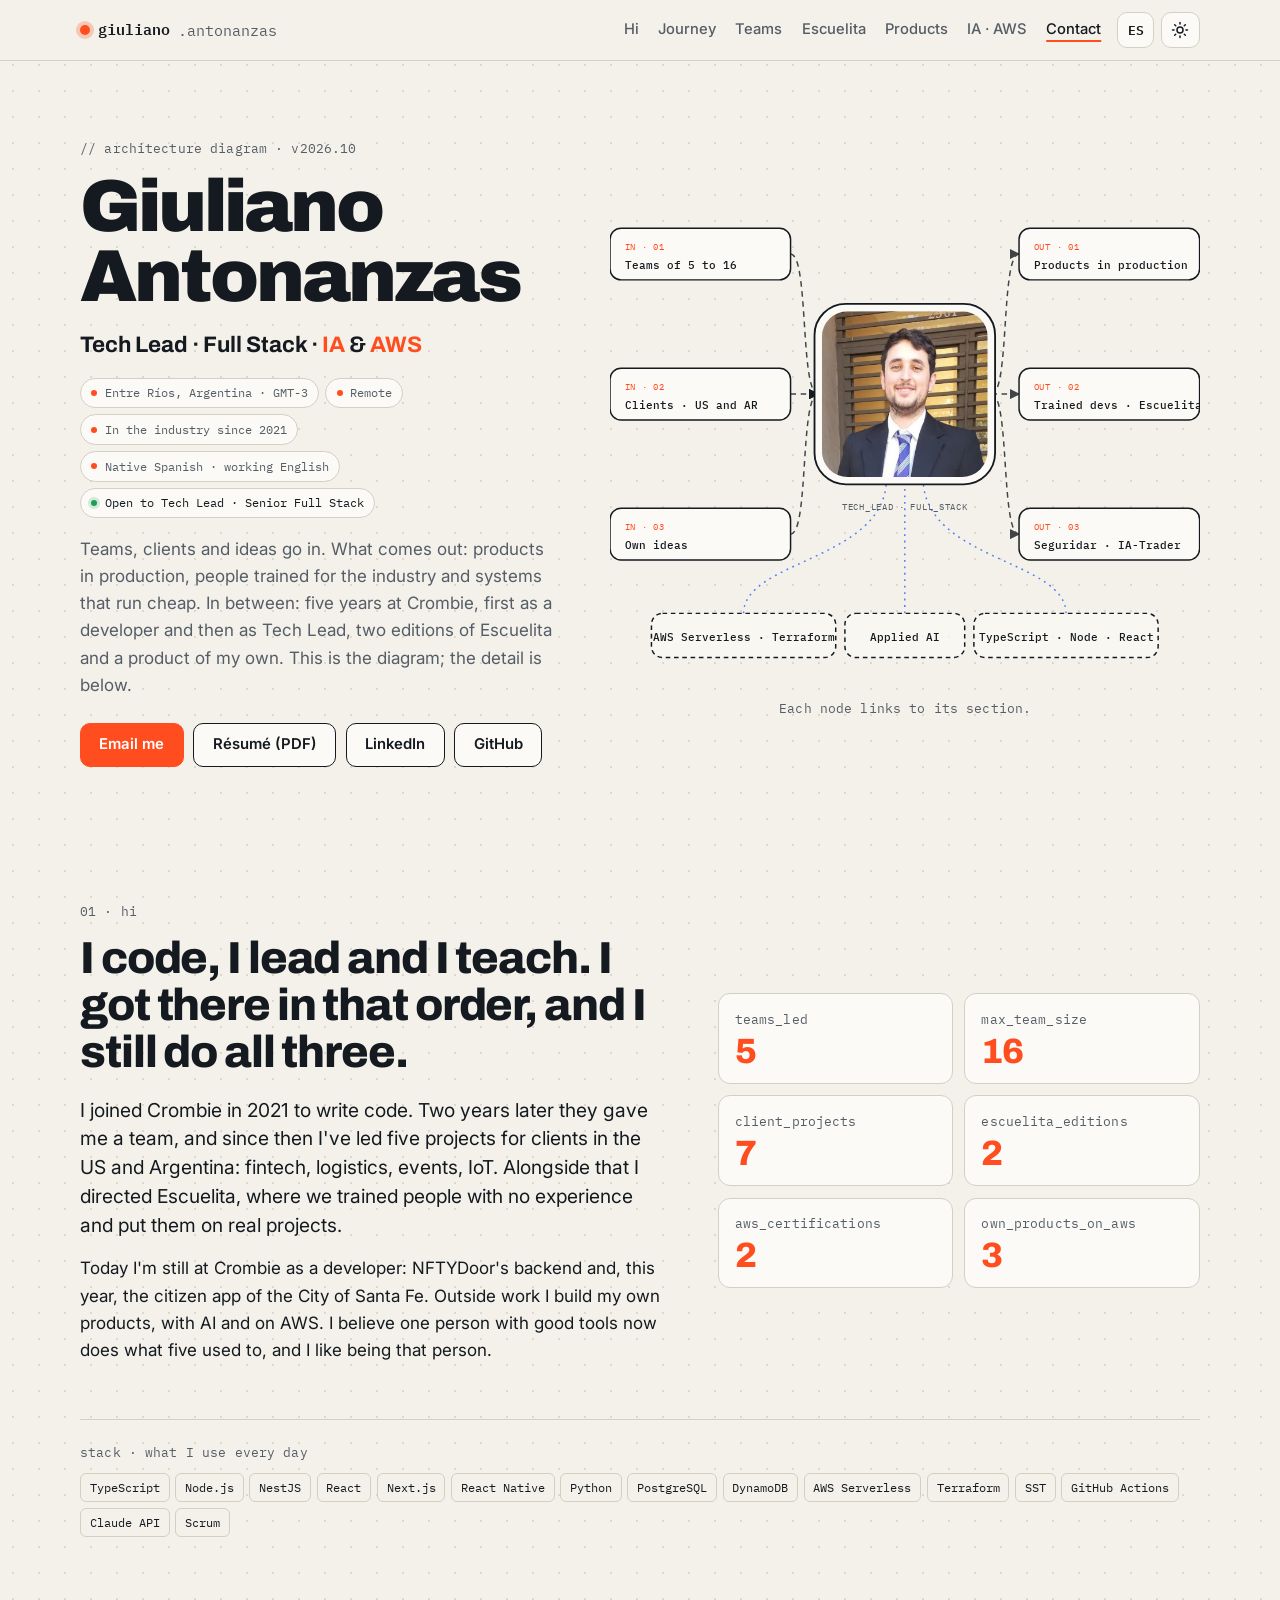
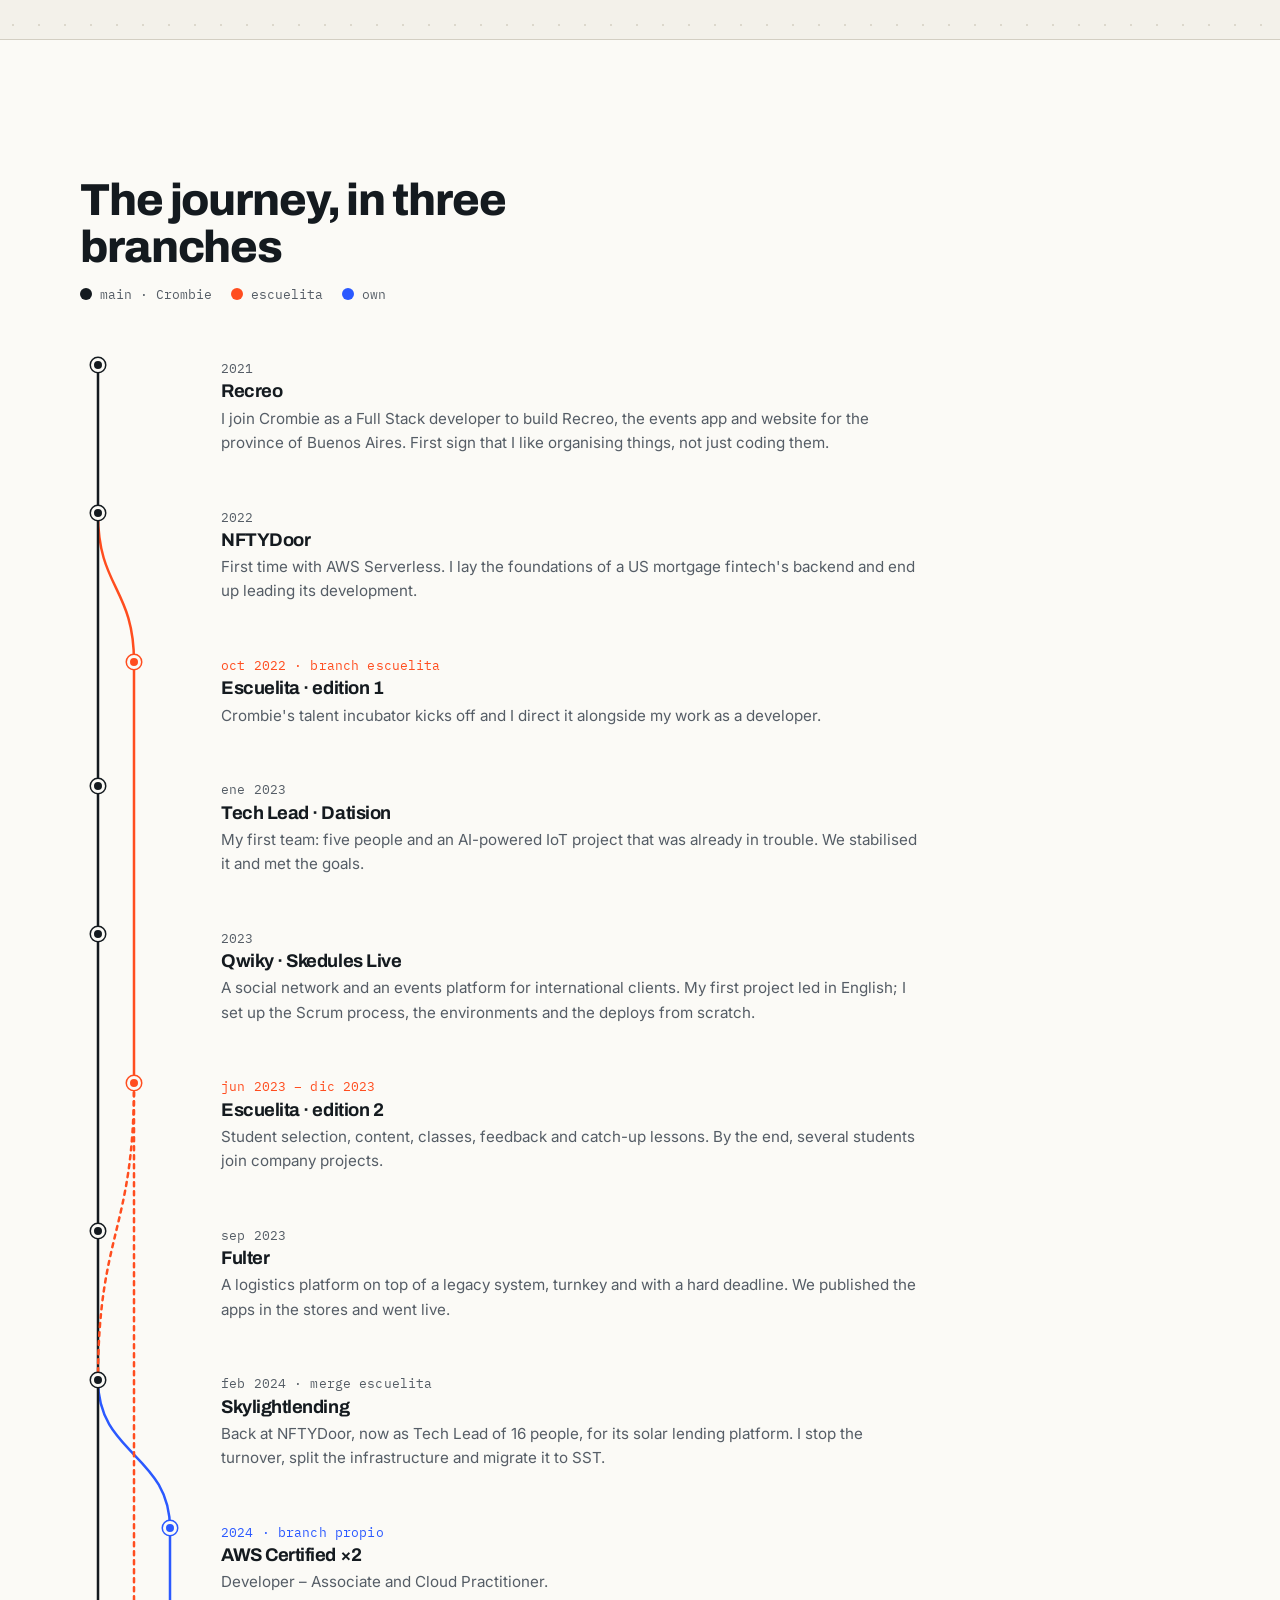
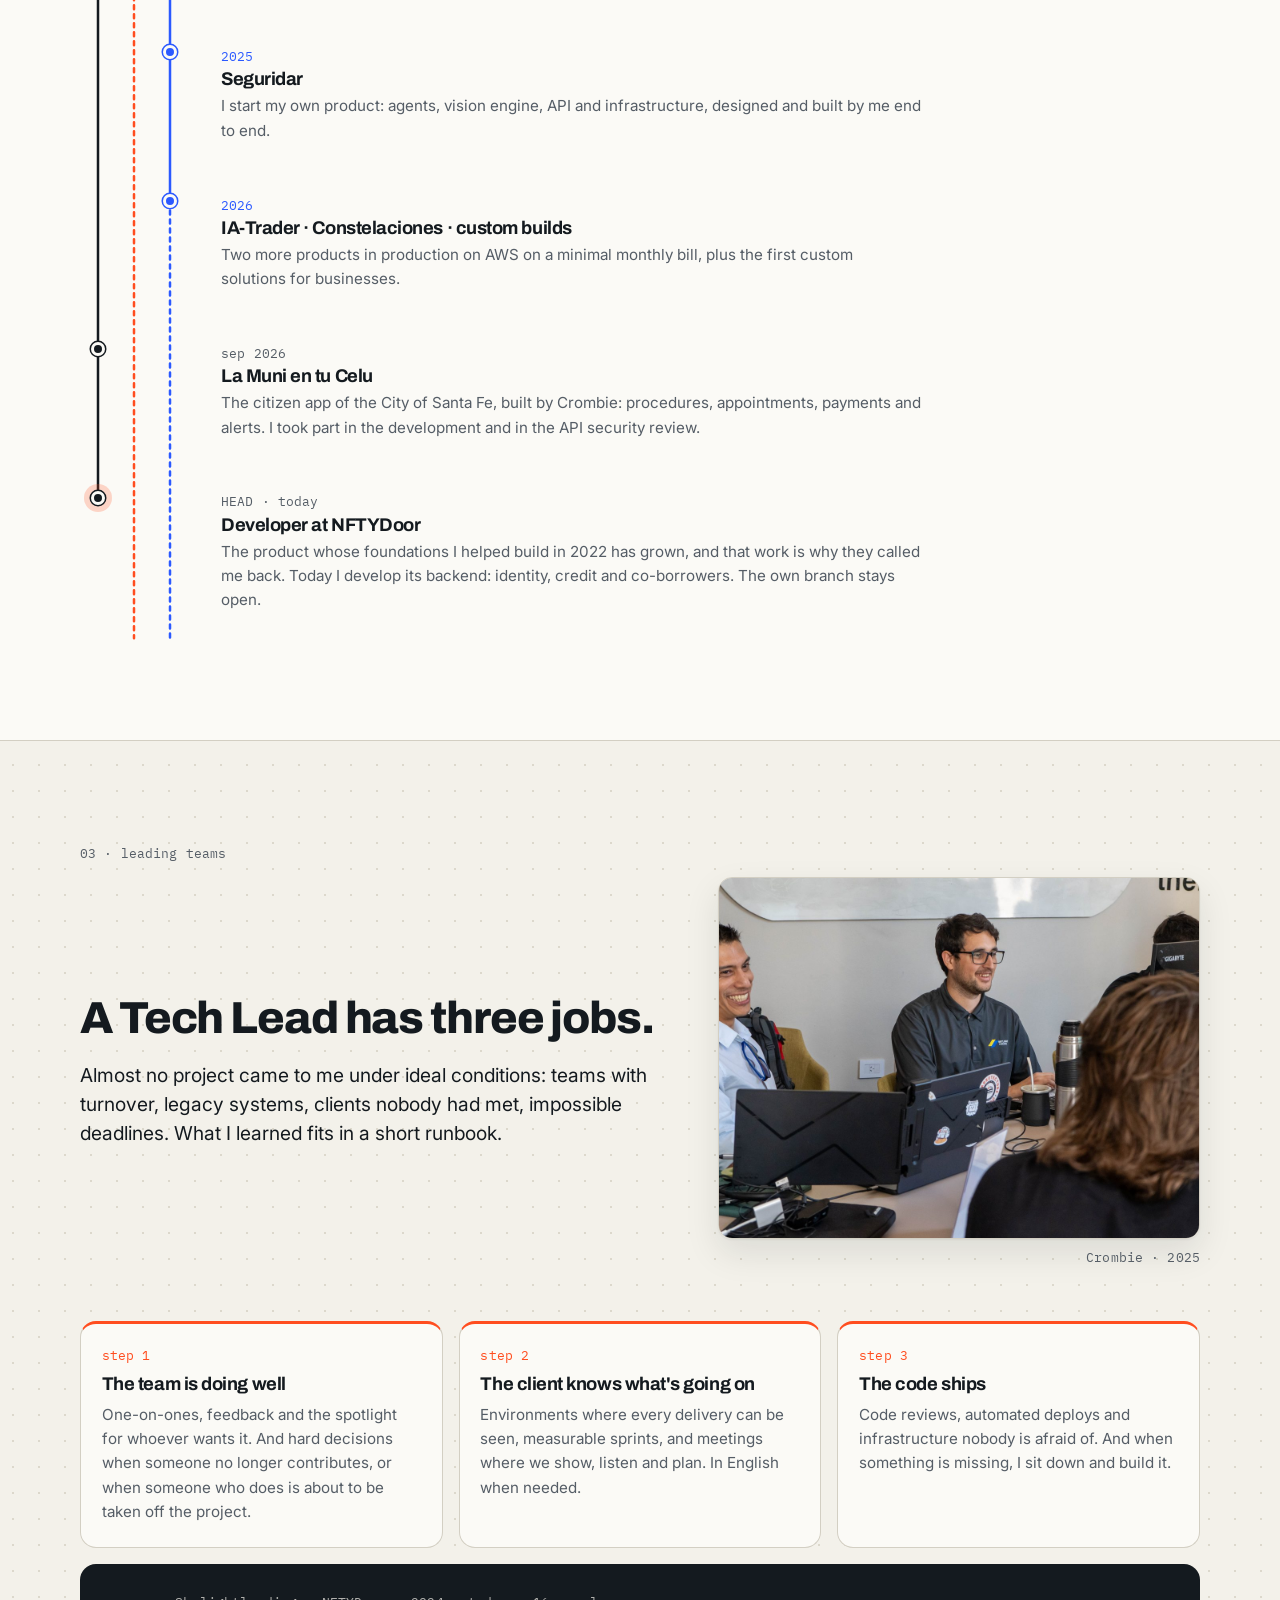
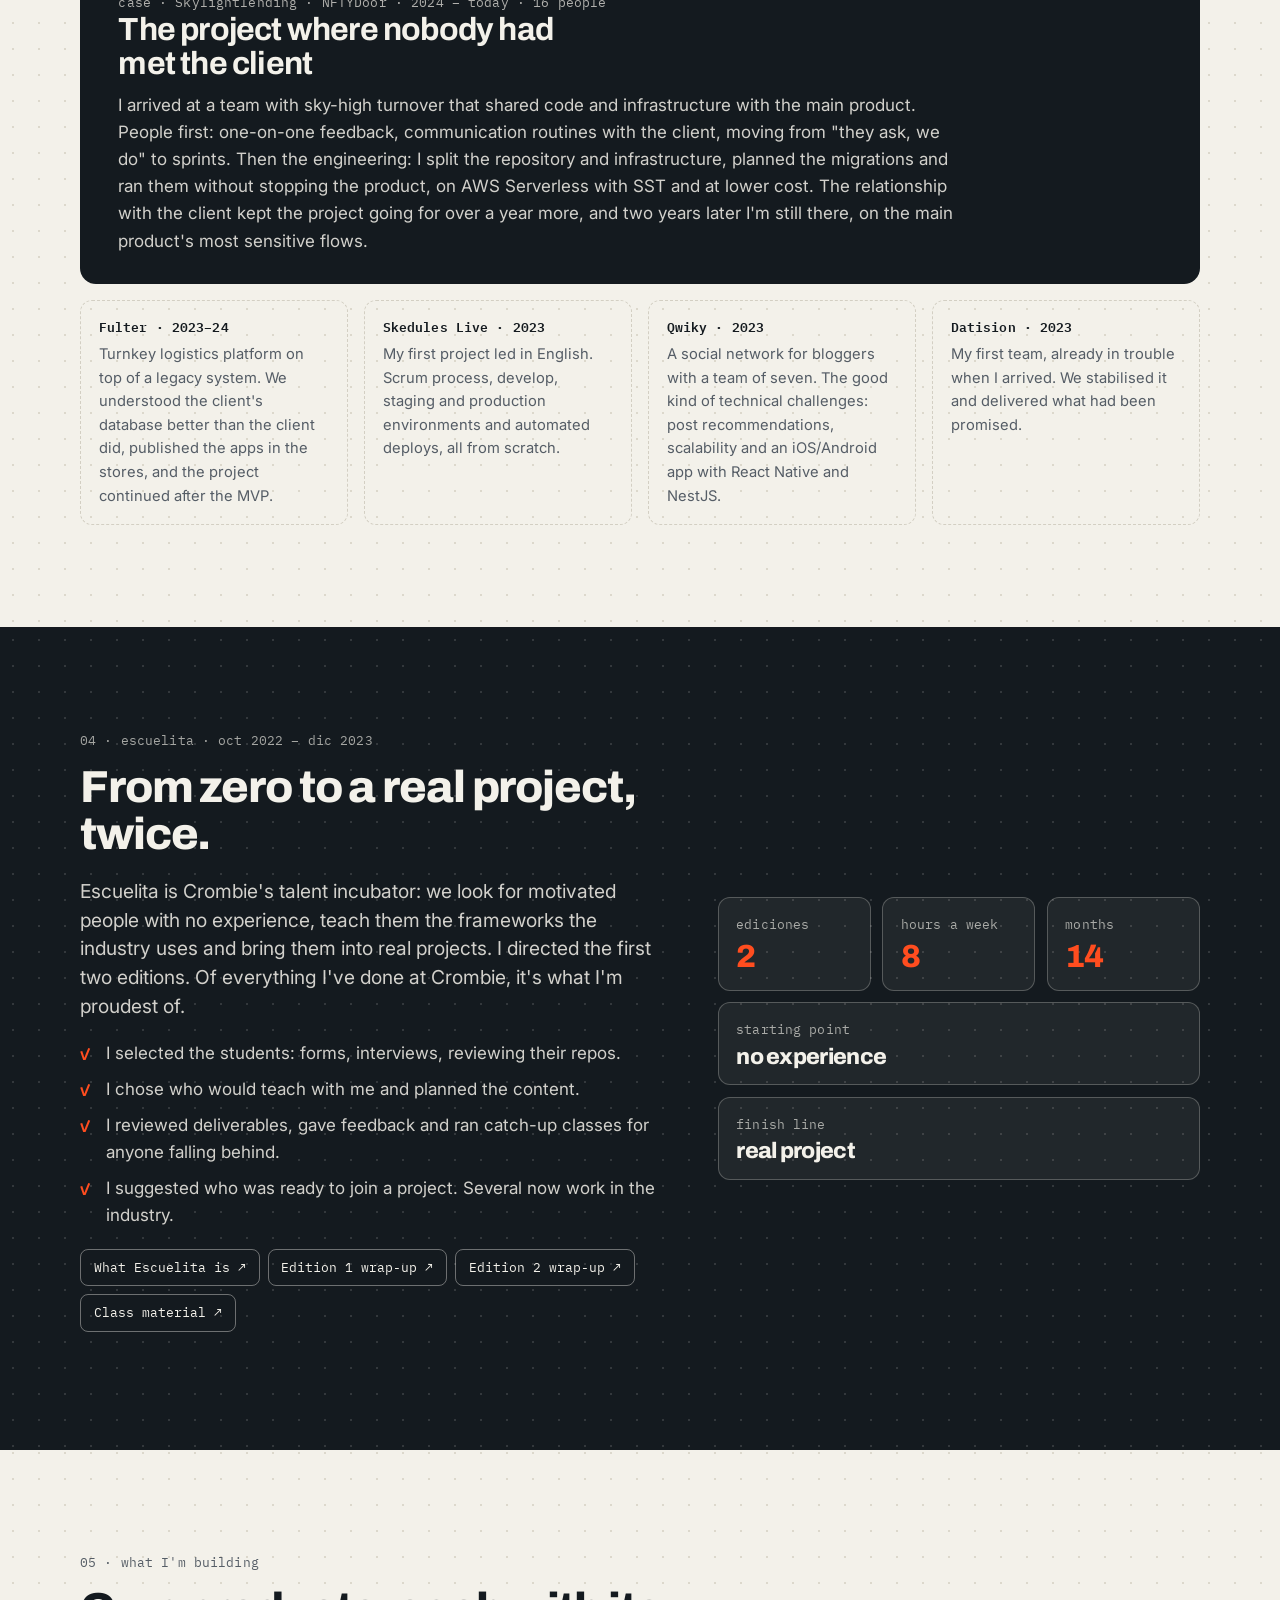
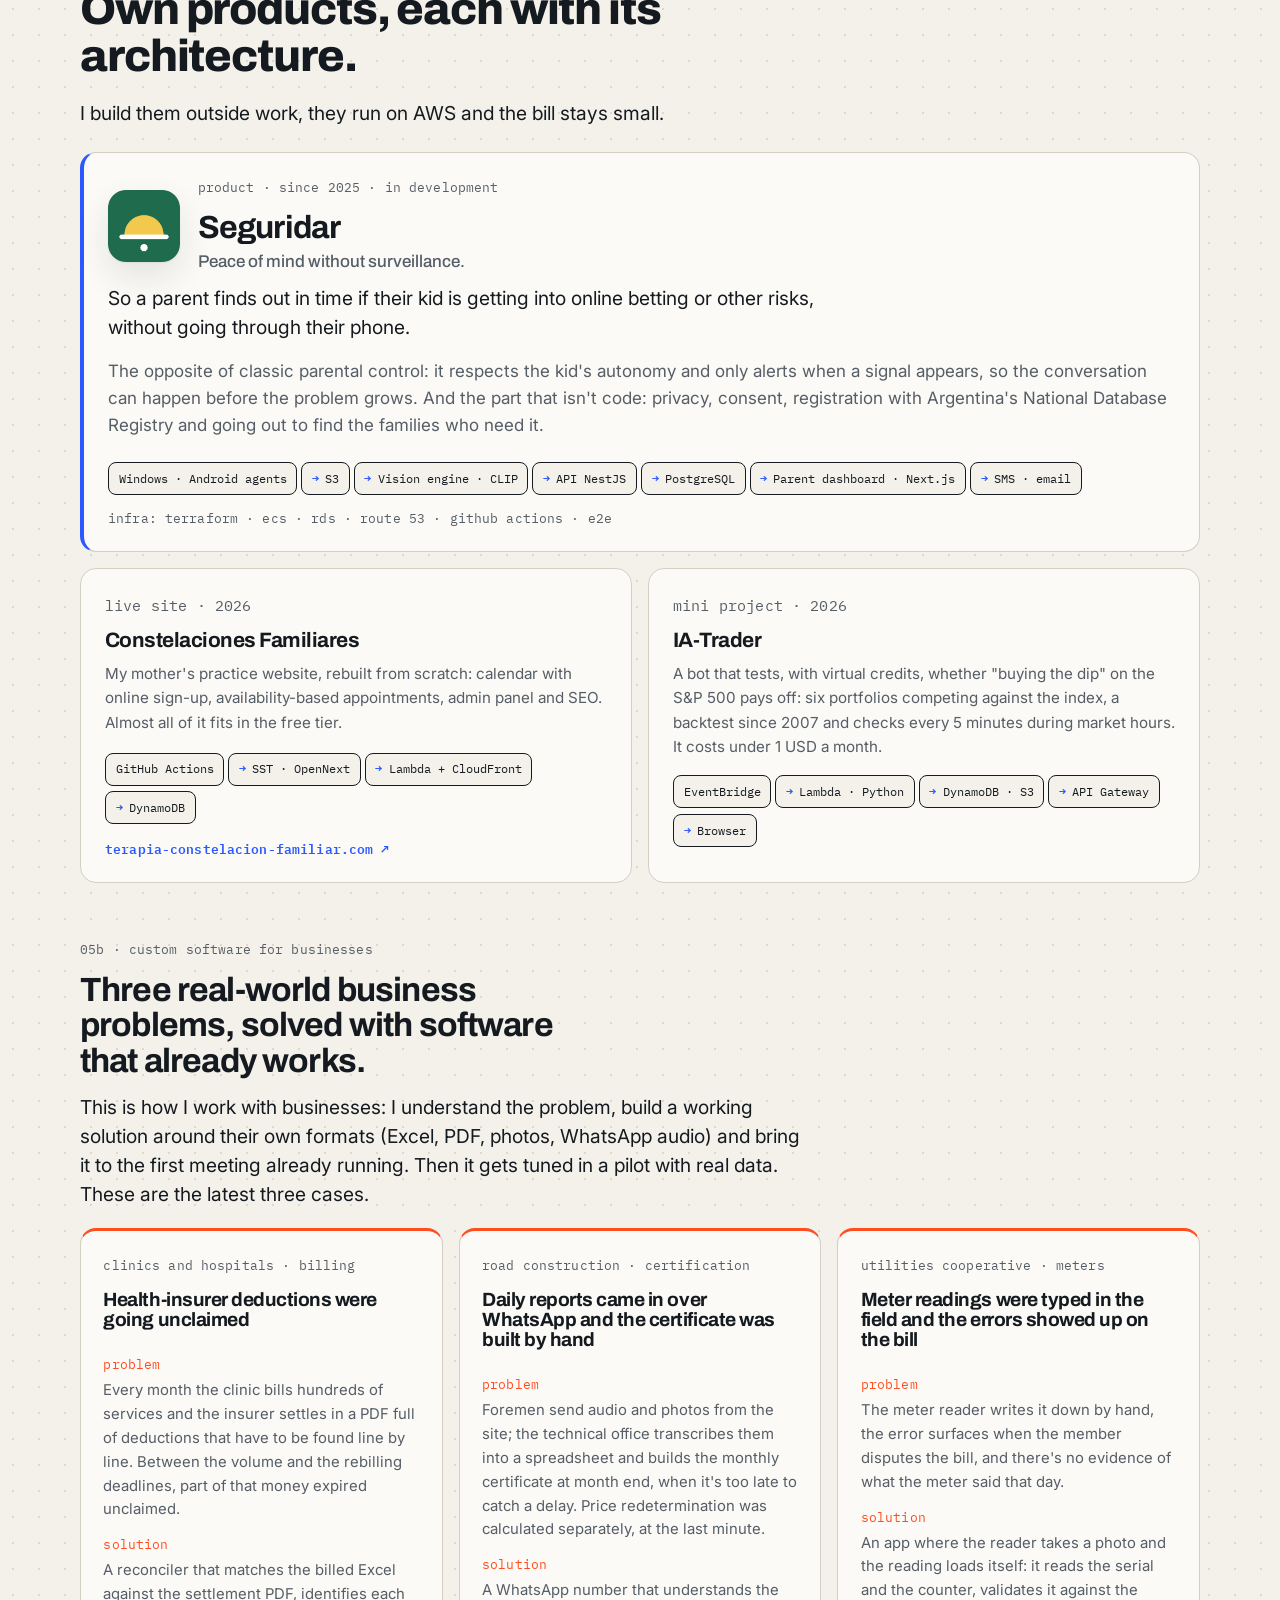
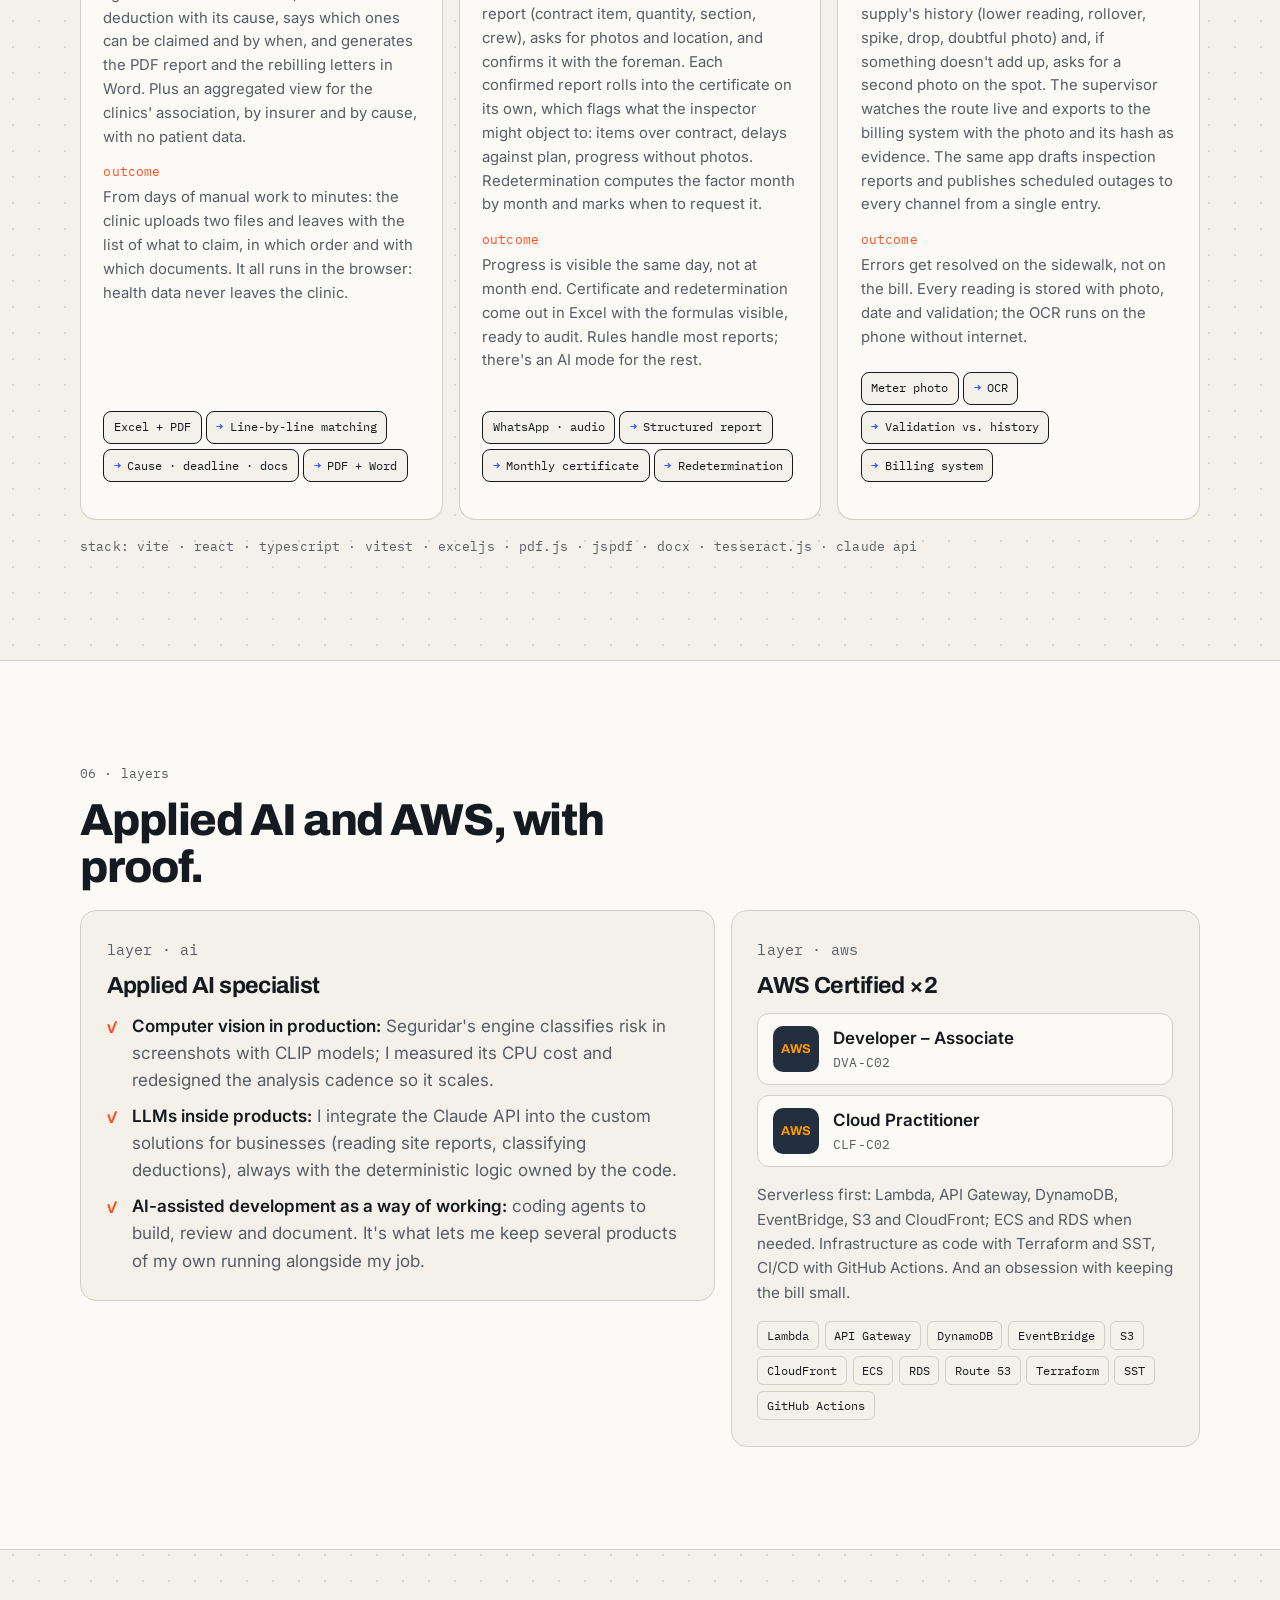
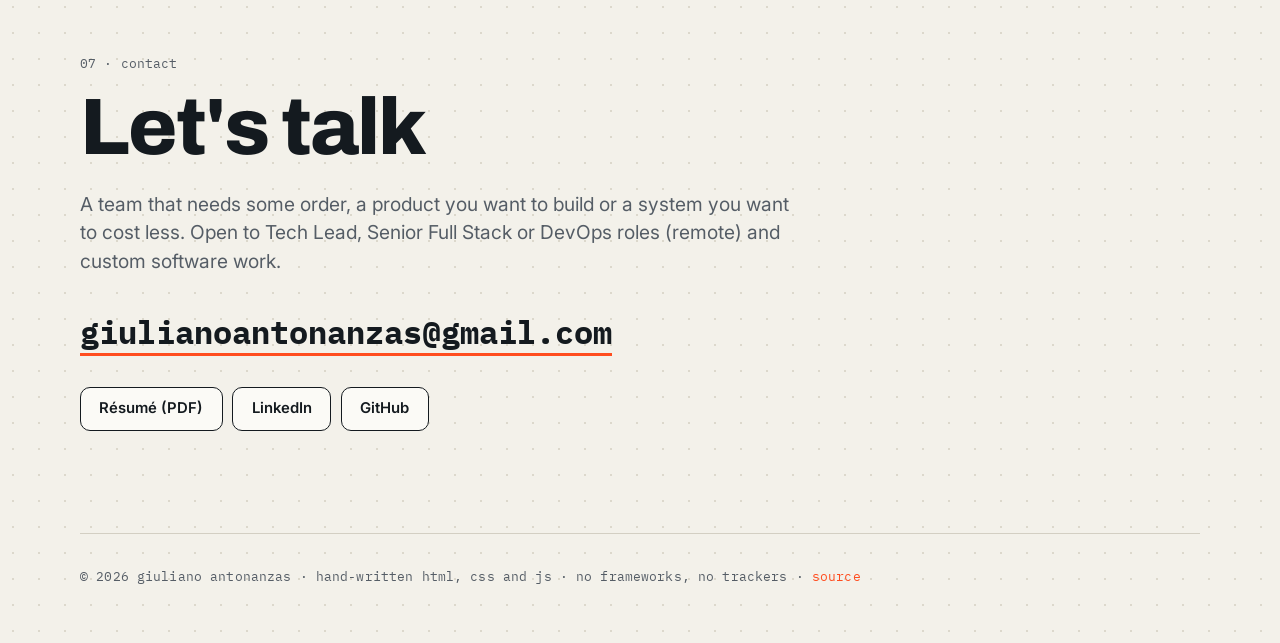
<file: index.html>
<!doctype html>
<html lang="es" data-lang="es">
<head>
  <meta charset="utf-8">
  <meta name="viewport" content="width=device-width, initial-scale=1">
  <title>Giuliano Antonanzas</title>
  <meta name="description" content="Giuliano Antonanzas: Tech Lead y desarrollador full stack, especialista en IA aplicada y AWS. Lidera equipos, construye productos y enseña a programar.">
  <meta name="author" content="Giuliano Antonanzas">
  <meta name="color-scheme" content="light dark">
  <meta name="theme-color" content="#f3f1ea" media="(prefers-color-scheme: light)">
  <meta name="theme-color" content="#0d1117" media="(prefers-color-scheme: dark)">
  <link rel="canonical" href="https://giulianoantonanzas.github.io/">
  <link rel="icon" href="assets/favicon.svg" type="image/svg+xml">
  <link rel="apple-touch-icon" href="assets/apple-touch-icon.png">

  <meta property="og:type" content="profile">
  <meta property="og:title" content="Giuliano Antonanzas — Tech Lead · Full Stack · IA & AWS">
  <meta property="og:description" content="Lidera equipos, construye productos en AWS y enseña a programar.">
  <meta property="og:url" content="https://giulianoantonanzas.github.io/">
  <meta property="og:image" content="https://giulianoantonanzas.github.io/assets/og.png">
  <meta property="og:image:width" content="1200">
  <meta property="og:image:height" content="630">
  <meta property="og:image:alt" content="Giuliano Antonanzas — Tech Lead · Full Stack · IA & AWS">
  <meta property="og:locale" content="es_AR">
  <meta property="og:locale:alternate" content="en_US">
  <meta name="twitter:card" content="summary_large_image">
  <meta name="twitter:image" content="https://giulianoantonanzas.github.io/assets/og.png">

  <link rel="preconnect" href="https://fonts.googleapis.com">
  <link rel="preconnect" href="https://fonts.gstatic.com" crossorigin>
  <link href="https://fonts.googleapis.com/css2?family=Archivo:wght@500;700;800;900&family=IBM+Plex+Mono:wght@400;500;600&family=Inter:wght@400;500;600&display=swap" rel="stylesheet">
  <link rel="stylesheet" href="styles.css?v=202610300600">

  <script type="application/ld+json">
  {
    "@context": "https://schema.org",
    "@type": "Person",
    "name": "Giuliano Antonanzas",
    "alternateName": "Giuliano Antonio Antonanzas Binotto",
    "jobTitle": "Tech Lead",
    "worksFor": { "@type": "Organization", "name": "Crombie" },
    "url": "https://giulianoantonanzas.github.io/",
    "image": "https://giulianoantonanzas.github.io/assets/giuliano.jpg",
    "email": "mailto:giulianoantonanzas@gmail.com",
    "nationality": "AR",
    "address": { "@type": "PostalAddress", "addressRegion": "Entre Ríos", "addressCountry": "AR" },
    "knowsLanguage": ["es", "en"],
    "hasCredential": [
      { "@type": "EducationalOccupationalCredential", "name": "AWS Certified Developer – Associate", "credentialCategory": "certification" },
      { "@type": "EducationalOccupationalCredential", "name": "AWS Certified Cloud Practitioner", "credentialCategory": "certification" }
    ],
    "sameAs": ["https://www.linkedin.com/in/giuliano-antonanzas/", "https://github.com/giulianoantonanzas"],
    "knowsAbout": ["AWS", "Applied AI", "TypeScript", "React", "Next.js", "Node.js", "NestJS", "Serverless", "Terraform", "Team leadership"]
  }
  </script>
</head>
<body>
  <a class="skip" href="#hola"><span lang="es">Ir al contenido</span><span lang="en">Skip to content</span></a>

  <header class="nav">
    <div class="wrap nav-inner">
      <a class="brand" href="#top" aria-label="Giuliano Antonanzas"><span class="brand-dot"></span>giuliano<span class="brand-dim">.antonanzas</span></a>
      <nav aria-label="Secciones">
        <a href="#hola"><span lang="es">Hola</span><span lang="en">Hi</span></a>
        <a href="#recorrido"><span lang="es">Recorrido</span><span lang="en">Journey</span></a>
        <a href="#equipos"><span lang="es">Equipos</span><span lang="en">Teams</span></a>
        <a href="#escuelita">Escuelita</a>
        <a href="#construyendo"><span lang="es">Productos</span><span lang="en">Products</span></a>
        <a href="#ia-aws">IA · AWS</a>
        <a href="#contacto"><span lang="es">Contacto</span><span lang="en">Contact</span></a>
      </nav>
      <div class="nav-actions">
        <button class="btn-icon" id="lang-toggle" type="button" aria-label="Switch to English">EN</button>
        <button class="btn-icon" id="theme-toggle" type="button" aria-label="Cambiar tema">
          <svg class="icon-sun" viewBox="0 0 24 24" width="18" height="18" aria-hidden="true"><circle cx="12" cy="12" r="4" fill="none" stroke="currentColor" stroke-width="2"/><path d="M12 2v2m0 16v2M2 12h2m16 0h2M4.9 4.9l1.4 1.4m11.4 11.4 1.4 1.4M4.9 19.1l1.4-1.4m11.4-11.4 1.4-1.4" stroke="currentColor" stroke-width="2" stroke-linecap="round"/></svg>
          <svg class="icon-moon" viewBox="0 0 24 24" width="18" height="18" aria-hidden="true"><path d="M21 12.8A9 9 0 1 1 11.2 3a7 7 0 0 0 9.8 9.8z" fill="none" stroke="currentColor" stroke-width="2" stroke-linejoin="round"/></svg>
        </button>
      </div>
    </div>
  </header>

  <main id="top">
    <!-- ===================== HERO: ARQUITECTURA DE UNA PERSONA ===================== -->
    <section class="hero">
      <div class="wrap hero-grid">
        <div class="hero-copy">
          <p class="mono label reveal">// <span lang="es">diagrama de arquitectura · v2026.10</span><span lang="en">architecture diagram · v2026.10</span></p>
          <h1 class="reveal">Giuliano<br>Antonanzas</h1>
          <p class="hero-role reveal">Tech Lead · Full Stack · <span class="hl">IA</span> &amp; <span class="hl">AWS</span></p>
          <ul class="facts reveal" aria-label="Datos rápidos">
            <li><span lang="es">Entre Ríos, Argentina · GMT-3</span><span lang="en">Entre Ríos, Argentina · GMT-3</span></li>
            <li><span lang="es">Remoto</span><span lang="en">Remote</span></li>
            <li><span lang="es">Desde 2021 en la industria</span><span lang="en">In the industry since 2021</span></li>
            <li><span lang="es">Español nativo · Inglés de trabajo</span><span lang="en">Native Spanish · working English</span></li>
            <li class="ok"><span lang="es">Abierto a Tech Lead · Senior Full Stack</span><span lang="en">Open to Tech Lead · Senior Full Stack</span></li>
          </ul>
          <p class="hero-p reveal" lang="es">
            Entran equipos, clientes e ideas. Salen productos en producción, gente formada para la
            industria y sistemas que cuestan poco. En el medio: cinco años en Crombie, primero como
            developer y después como Tech Lead, dos ediciones de la Escuelita y un producto propio.
            Este es el diagrama; abajo está el detalle.
          </p>
          <p class="hero-p reveal" lang="en">
            Teams, clients and ideas go in. What comes out: products in production, people trained for
            the industry and systems that run cheap. In between: five years at Crombie, first as a
            developer and then as Tech Lead, two editions of Escuelita and a product of my own. This is
            the diagram; the detail is below.
          </p>
          <div class="cta reveal">
            <a class="btn btn-primary" href="mailto:giulianoantonanzas@gmail.com"><span lang="es">Escribime</span><span lang="en">Email me</span></a>
            <a class="btn cv-link" href="assets/cv-giuliano-antonanzas-es.pdf" download><span lang="es">CV (PDF)</span><span lang="en">Résumé (PDF)</span></a>
            <a class="btn" href="https://www.linkedin.com/in/giuliano-antonanzas/" target="_blank" rel="noopener">LinkedIn</a>
            <a class="btn" href="https://github.com/giulianoantonanzas" target="_blank" rel="noopener">GitHub</a>
          </div>
        </div>

        <figure class="diagram reveal" aria-label="Diagrama: equipos, clientes e ideas entran; productos, devs formados y productos propios salen">
          <svg viewBox="0 0 640 560" class="arch" role="img">
            <defs>
              <clipPath id="photo-clip"><rect x="230" y="150" width="180" height="180" rx="28"/></clipPath>
              <marker id="arrow" viewBox="0 0 10 10" refX="9" refY="5" markerWidth="7" markerHeight="7" orient="auto-start-reverse">
                <path d="M0 0 L10 5 L0 10 z" class="arrow-head"/>
              </marker>
            </defs>

            <!-- edges: inputs -> center -->
            <path class="edge" d="M196 88 C 216 88, 206 240, 226 240" marker-end="url(#arrow)"/>
            <path class="edge" d="M196 240 L 226 240" marker-end="url(#arrow)"/>
            <path class="edge" d="M196 392 C 216 392, 206 240, 226 240" marker-end="url(#arrow)"/>
            <!-- edges: center -> outputs -->
            <path class="edge out" d="M414 240 C 434 240, 424 88, 444 88" marker-end="url(#arrow)"/>
            <path class="edge out" d="M414 240 L 444 240" marker-end="url(#arrow)"/>
            <path class="edge out" d="M414 240 C 434 240, 424 392, 444 392" marker-end="url(#arrow)"/>
            <!-- edges: layers -> center (dashed) -->
            <path class="edge layer" d="M145 478 C 145 420, 300 420, 300 332"/>
            <path class="edge layer" d="M320 478 L 320 332"/>
            <path class="edge layer" d="M495 478 C 495 420, 340 420, 340 332"/>

            <!-- inputs -->
            <a href="#equipos"><g class="node in" transform="translate(0,60)">
              <rect width="196" height="56" rx="12"/>
              <text x="16" y="24" class="n-k">in · 01</text>
              <text x="16" y="44" class="n-t"><tspan lang="es">Equipos de 5 a 16</tspan><tspan lang="en">Teams of 5 to 16</tspan></text>
            </g></a>
            <a href="#equipos"><g class="node in" transform="translate(0,212)">
              <rect width="196" height="56" rx="12"/>
              <text x="16" y="24" class="n-k">in · 02</text>
              <text x="16" y="44" class="n-t"><tspan lang="es">Clientes · EE.UU. y AR</tspan><tspan lang="en">Clients · US and AR</tspan></text>
            </g></a>
            <a href="#construyendo"><g class="node in" transform="translate(0,364)">
              <rect width="196" height="56" rx="12"/>
              <text x="16" y="24" class="n-k">in · 03</text>
              <text x="16" y="44" class="n-t"><tspan lang="es">Ideas propias</tspan><tspan lang="en">Own ideas</tspan></text>
            </g></a>

            <!-- center -->
            <g class="node center">
              <rect x="222" y="142" width="196" height="196" rx="34"/>
              <image href="assets/giuliano.jpg" x="230" y="150" width="180" height="180" clip-path="url(#photo-clip)" preserveAspectRatio="xMidYMid slice"/>
              <text x="320" y="366" class="n-k center-k" text-anchor="middle">tech_lead · full_stack</text>
            </g>

            <!-- outputs -->
            <a href="#construyendo"><g class="node out" transform="translate(444,60)">
              <rect width="196" height="56" rx="12"/>
              <text x="16" y="24" class="n-k">out · 01</text>
              <text x="16" y="44" class="n-t"><tspan lang="es">Productos en producción</tspan><tspan lang="en">Products in production</tspan></text>
            </g></a>
            <a href="#escuelita"><g class="node out" transform="translate(444,212)">
              <rect width="196" height="56" rx="12"/>
              <text x="16" y="24" class="n-k">out · 02</text>
              <text x="16" y="44" class="n-t"><tspan lang="es">Devs formados · Escuelita</tspan><tspan lang="en">Trained devs · Escuelita</tspan></text>
            </g></a>
            <a href="#construyendo"><g class="node out" transform="translate(444,364)">
              <rect width="196" height="56" rx="12"/>
              <text x="16" y="24" class="n-k">out · 03</text>
              <text x="16" y="44" class="n-t">Seguridar · IA-Trader</text>
            </g></a>

            <!-- layers -->
            <a href="#ia-aws"><g class="node layer" transform="translate(45,478)">
              <rect width="200" height="48" rx="12"/>
              <text x="100" y="30" class="n-t" text-anchor="middle">AWS Serverless · Terraform</text>
            </g></a>
            <a href="#ia-aws"><g class="node layer" transform="translate(255,478)">
              <rect width="130" height="48" rx="12"/>
              <text x="65" y="30" class="n-t" text-anchor="middle"><tspan lang="es">IA aplicada</tspan><tspan lang="en">Applied AI</tspan></text>
            </g></a>
            <a href="#ia-aws"><g class="node layer" transform="translate(395,478)">
              <rect width="200" height="48" rx="12"/>
              <text x="100" y="30" class="n-t" text-anchor="middle">TypeScript · Node · React</text>
            </g></a>
          </svg>
          <figcaption class="mono label"><span lang="es">Cada nodo lleva a su sección.</span><span lang="en">Each node links to its section.</span></figcaption>
        </figure>
      </div>
    </section>

    <!-- ===================== HOLA ===================== -->
    <section id="hola" class="wrap section">
      <div class="split">
        <div>
          <p class="mono label reveal">01 · <span lang="es">hola</span><span lang="en">hi</span></p>
          <h2 class="reveal"><span lang="es">Programo, lidero y enseño. Llegué en ese orden y sigo haciendo las tres cosas.</span><span lang="en">I code, I lead and I teach. I got there in that order, and I still do all three.</span></h2>
          <p class="big reveal" lang="es">
            Entré a Crombie en 2021 para programar. A los dos años me dieron un equipo, y desde entonces
            lideré cinco proyectos para clientes de Estados Unidos y Argentina: fintech, logística,
            eventos, IoT. En paralelo dirigí la Escuelita, donde formamos a gente sin experiencia y la
            metimos en proyectos reales.
          </p>
          <p class="big reveal" lang="en">
            I joined Crombie in 2021 to write code. Two years later they gave me a team, and since then I've
            led five projects for clients in the US and Argentina: fintech, logistics, events, IoT.
            Alongside that I directed Escuelita, where we trained people with no experience and put them on
            real projects.
          </p>
          <p class="reveal" lang="es">
            Hoy sigo en Crombie como desarrollador: el backend de NFTYDoor y, este año, la app ciudadana de
            la Municipalidad de Santa Fe. Fuera del trabajo construyo productos propios, con IA y en AWS.
            Creo que hoy una persona con buenas herramientas hace lo que antes hacían cinco, y me gusta ser
            esa persona.
          </p>
          <p class="reveal" lang="en">
            Today I'm still at Crombie as a developer: NFTYDoor's backend and, this year, the citizen app
            of the City of Santa Fe. Outside work I build my own products, with AI and on AWS. I believe one
            person with good tools now does what five used to, and I like being that person.
          </p>
        </div>
        <dl class="metrics reveal">
          <div><dt class="mono">teams_led</dt><dd><span class="num" data-count="5">5</span></dd></div>
          <div><dt class="mono">max_team_size</dt><dd><span class="num" data-count="16">16</span></dd></div>
          <div><dt class="mono">client_projects</dt><dd><span class="num" data-count="7">7</span></dd></div>
          <div><dt class="mono">escuelita_editions</dt><dd><span class="num" data-count="2">2</span></dd></div>
          <div><dt class="mono">aws_certifications</dt><dd><span class="num" data-count="2">2</span></dd></div>
          <div><dt class="mono">own_products_on_aws</dt><dd><span class="num" data-count="3">3</span></dd></div>
        </dl>
      </div>
      <div class="stack reveal">
        <p class="mono label">stack · <span lang="es">lo que uso todos los días</span><span lang="en">what I use every day</span></p>
        <ul class="tags"><li>TypeScript</li><li>Node.js</li><li>NestJS</li><li>React</li><li>Next.js</li><li>React Native</li><li>Python</li><li>PostgreSQL</li><li>DynamoDB</li><li>AWS Serverless</li><li>Terraform</li><li>SST</li><li>GitHub Actions</li><li>Claude API</li><li>Scrum</li></ul>
      </div>
    </section>

    <!-- ===================== RECORRIDO: GIT GRAPH ===================== -->
    <section id="recorrido" class="section recorrido">
      <div class="wrap">
        <p class="mono label reveal">02 · git log --graph --all</p>
        <h2 class="reveal"><span lang="es">El recorrido, en tres ramas</span><span lang="en">The journey, in three branches</span></h2>
        <ul class="legend reveal">
          <li><span class="sw l0"></span>main · Crombie</li>
          <li><span class="sw l1"></span>escuelita</li>
          <li><span class="sw l2"></span><span lang="es">propio</span><span lang="en">own</span></li>
        </ul>

        <ol class="graph" id="graph">
          <li class="commit" data-lane="0" id="c1">
            <span class="dot"></span>
            <div class="c-body"><span class="mono c-date">2021</span><h3>Recreo</h3>
              <p lang="es">Entro a Crombie como Full Stack para construir Recreo, la app y el sitio de eventos de la provincia de Buenos Aires. Primer indicio de que me gusta ordenar, no solo programar.</p>
              <p lang="en">I join Crombie as a Full Stack developer to build Recreo, the events app and website for the province of Buenos Aires. First sign that I like organising things, not just coding them.</p></div>
          </li>
          <li class="commit" data-lane="0" id="c2">
            <span class="dot"></span>
            <div class="c-body"><span class="mono c-date">2022</span><h3>NFTYDoor</h3>
              <p lang="es">Primera vez con AWS Serverless. Armo la base del backend de una fintech hipotecaria de EE.UU. y termino liderando su desarrollo.</p>
              <p lang="en">First time with AWS Serverless. I lay the foundations of a US mortgage fintech's backend and end up leading its development.</p></div>
          </li>
          <li class="commit" data-lane="1" data-from="c2" id="c3">
            <span class="dot"></span>
            <div class="c-body"><span class="mono c-date">oct 2022 · <span lang="es">rama</span><span lang="en">branch</span> escuelita</span><h3>Escuelita · <span lang="es">edición 1</span><span lang="en">edition 1</span></h3>
              <p lang="es">Arranca la incubadora de talento de Crombie y la dirijo en paralelo a mi trabajo como developer.</p>
              <p lang="en">Crombie's talent incubator kicks off and I direct it alongside my work as a developer.</p></div>
          </li>
          <li class="commit" data-lane="0" id="c4">
            <span class="dot"></span>
            <div class="c-body"><span class="mono c-date">ene 2023</span><h3>Tech Lead · Datision</h3>
              <p lang="es">Mi primer equipo: cinco personas y un proyecto de IoT con IA que ya venía en problemas. Lo estabilizamos y cumplimos los objetivos.</p>
              <p lang="en">My first team: five people and an AI-powered IoT project that was already in trouble. We stabilised it and met the goals.</p></div>
          </li>
          <li class="commit" data-lane="0" id="c5">
            <span class="mono c-date dot-free"></span>
            <span class="dot"></span>
            <div class="c-body"><span class="mono c-date">2023</span><h3>Qwiky · Skedules Live</h3>
              <p lang="es">Una red social y una plataforma de eventos para clientes internacionales. Mi primer proyecto liderado en inglés; armo el proceso de Scrum, los entornos y los deploys desde cero.</p>
              <p lang="en">A social network and an events platform for international clients. My first project led in English; I set up the Scrum process, the environments and the deploys from scratch.</p></div>
          </li>
          <li class="commit" data-lane="1" id="c6">
            <span class="dot"></span>
            <div class="c-body"><span class="mono c-date">jun 2023 – dic 2023</span><h3>Escuelita · <span lang="es">edición 2</span><span lang="en">edition 2</span></h3>
              <p lang="es">Selección de alumnos, contenido, clases, feedback y recuperatorios. Al terminar, varios alumnos entran a proyectos de la empresa.</p>
              <p lang="en">Student selection, content, classes, feedback and catch-up lessons. By the end, several students join company projects.</p></div>
          </li>
          <li class="commit" data-lane="0" id="c7">
            <span class="dot"></span>
            <div class="c-body"><span class="mono c-date">sep 2023</span><h3>Fulter</h3>
              <p lang="es">Una plataforma logística sobre un sistema legacy, llave en mano y con fecha de entrega. Publicamos las apps en las tiendas y salimos a producción.</p>
              <p lang="en">A logistics platform on top of a legacy system, turnkey and with a hard deadline. We published the apps in the stores and went live.</p></div>
          </li>
          <li class="commit" data-lane="0" data-merge="c6" id="c8">
            <span class="dot"></span>
            <div class="c-body"><span class="mono c-date">feb 2024 · merge escuelita</span><h3>Skylightlending</h3>
              <p lang="es">Vuelvo a NFTYDoor, ahora como Tech Lead de 16 personas, para su plataforma de préstamos solares. Freno la rotación, separo la infraestructura y la migro a SST.</p>
              <p lang="en">Back at NFTYDoor, now as Tech Lead of 16 people, for its solar lending platform. I stop the turnover, split the infrastructure and migrate it to SST.</p></div>
          </li>
          <li class="commit" data-lane="2" data-from="c8" id="c9">
            <span class="dot"></span>
            <div class="c-body"><span class="mono c-date">2024 · <span lang="es">rama</span><span lang="en">branch</span> propio</span><h3>AWS Certified ×2</h3>
              <p lang="es">Developer – Associate y Cloud Practitioner.</p>
              <p lang="en">Developer – Associate and Cloud Practitioner.</p></div>
          </li>
          <li class="commit" data-lane="2" id="c10">
            <span class="dot"></span>
            <div class="c-body"><span class="mono c-date">2025</span><h3>Seguridar</h3>
              <p lang="es">Empiezo mi propio producto: agentes, motor de visión, API e infraestructura, diseñados y construidos por mí de punta a punta.</p>
              <p lang="en">I start my own product: agents, vision engine, API and infrastructure, designed and built by me end to end.</p></div>
          </li>
          <li class="commit" data-lane="2" id="c11">
            <span class="dot"></span>
            <div class="c-body"><span class="mono c-date">2026</span><h3><span lang="es">IA-Trader · Constelaciones · desarrollo a medida</span><span lang="en">IA-Trader · Constelaciones · custom builds</span></h3>
              <p lang="es">Dos productos más en producción en AWS con una factura mensual mínima, y las primeras soluciones a medida para empresas.</p>
              <p lang="en">Two more products in production on AWS on a minimal monthly bill, plus the first custom solutions for businesses.</p></div>
          </li>
          <li class="commit" data-lane="0" id="c12">
            <span class="dot"></span>
            <div class="c-body"><span class="mono c-date">sep 2026</span><h3>La Muni en tu Celu</h3>
              <p lang="es">La app ciudadana de la Municipalidad de Santa Fe, hecha por Crombie: trámites, turnos, pagos y avisos. Participé en el desarrollo y en la revisión de seguridad de la API.</p>
              <p lang="en">The citizen app of the City of Santa Fe, built by Crombie: procedures, appointments, payments and alerts. I took part in the development and in the API security review.</p></div>
          </li>
          <li class="commit head" data-lane="0" id="c13">
            <span class="dot"></span>
            <div class="c-body"><span class="mono c-date">HEAD · <span lang="es">hoy</span><span lang="en">today</span></span><h3><span lang="es">Developer en NFTYDoor</span><span lang="en">Developer at NFTYDoor</span></h3>
              <p lang="es">El producto cuya base ayudé a construir en 2022 creció, y por ese trabajo me volvieron a convocar. Hoy desarrollo su backend: identidad, crédito y co-prestatarios. La rama propia sigue abierta.</p>
              <p lang="en">The product whose foundations I helped build in 2022 has grown, and that work is why they called me back. Today I develop its backend: identity, credit and co-borrowers. The own branch stays open.</p></div>
          </li>
        </ol>
      </div>
    </section>

    <!-- ===================== EQUIPOS ===================== -->
    <section id="equipos" class="wrap section">
      <p class="mono label reveal">03 · <span lang="es">liderando equipos</span><span lang="en">leading teams</span></p>
      <div class="split">
        <div>
          <h2 class="reveal"><span lang="es">Un Tech Lead tiene tres trabajos.</span><span lang="en">A Tech Lead has three jobs.</span></h2>
          <p class="big reveal" lang="es">
            Casi ningún proyecto me llegó en condiciones ideales: equipos con rotación, sistemas legacy,
            clientes que nadie conocía, plazos imposibles. Lo que aprendí cabe en un runbook corto.
          </p>
          <p class="big reveal" lang="en">
            Almost no project came to me under ideal conditions: teams with turnover, legacy systems, clients
            nobody had met, impossible deadlines. What I learned fits in a short runbook.
          </p>
        </div>
        <figure class="photo-team reveal">
          <img src="assets/equipo.jpg" width="1200" height="900" alt="Giuliano con el equipo en la oficina de Crombie" loading="lazy" decoding="async">
          <figcaption class="mono label">Crombie · 2025</figcaption>
        </figure>
      </div>

      <ol class="runbook">
        <li class="reveal">
          <span class="mono step">step 1</span>
          <h3><span lang="es">Que el equipo esté bien</span><span lang="en">The team is doing well</span></h3>
          <p lang="es">Reuniones uno a uno, feedback y protagonismo para quien lo quiere. Y decisiones difíciles cuando alguien ya no suma, o cuando están por sacar del proyecto a alguien que sí suma.</p>
          <p lang="en">One-on-ones, feedback and the spotlight for whoever wants it. And hard decisions when someone no longer contributes, or when someone who does is about to be taken off the project.</p>
        </li>
        <li class="reveal">
          <span class="mono step">step 2</span>
          <h3><span lang="es">Que el cliente sepa qué pasa</span><span lang="en">The client knows what's going on</span></h3>
          <p lang="es">Entornos donde ver cada entrega, sprints medibles y reuniones donde se muestra, se escucha y se planifica. En inglés cuando hace falta.</p>
          <p lang="en">Environments where every delivery can be seen, measurable sprints, and meetings where we show, listen and plan. In English when needed.</p>
        </li>
        <li class="reveal">
          <span class="mono step">step 3</span>
          <h3><span lang="es">Que el código salga</span><span lang="en">The code ships</span></h3>
          <p lang="es">Code reviews, deploys automáticos e infraestructura que no asusta. Y cuando falta algo, me siento a programarlo.</p>
          <p lang="en">Code reviews, automated deploys and infrastructure nobody is afraid of. And when something is missing, I sit down and build it.</p>
        </li>
      </ol>

      <article class="case reveal">
        <p class="mono label">case · Skylightlending · NFTYDoor · 2024 – <span lang="es">hoy</span><span lang="en">today</span> · 16 <span lang="es">personas</span><span lang="en">people</span></p>
        <h3 lang="es">El proyecto donde nadie conocía al cliente</h3>
        <h3 lang="en">The project where nobody had met the client</h3>
        <p lang="es">
          Llegué a un equipo con rotación altísima que compartía código e infraestructura con el producto
          principal. Primero la gente: feedback uno a uno, rutinas de comunicación con el cliente, pasar
          de "piden y hacemos" a sprints. Después la técnica: separé el repositorio y la infraestructura,
          planifiqué las migraciones y las ejecutamos sin frenar el producto, sobre AWS Serverless con SST
          y con menos costo. La relación con el cliente hizo que el proyecto se extendiera más de un año, y dos años después sigo ahí, en los flujos más sensibles del producto principal.
        </p>
        <p lang="en">
          I arrived at a team with sky-high turnover that shared code and infrastructure with the main
          product. People first: one-on-one feedback, communication routines with the client, moving from
          "they ask, we do" to sprints. Then the engineering: I split the repository and infrastructure,
          planned the migrations and ran them without stopping the product, on AWS Serverless with SST and
          at lower cost. The relationship with the client kept the project going for over a year more, and two years later I'm still there, on the main product's most sensitive flows.
        </p>
      </article>

      <ul class="cases-mini">
        <li class="reveal"><span class="mono">Fulter · 2023–24</span><span lang="es">Plataforma logística sobre un sistema legacy, llave en mano. Entendimos la base de datos del cliente mejor que el propio cliente, publicamos las apps en las tiendas y el proyecto continuó después del MVP.</span><span lang="en">Turnkey logistics platform on top of a legacy system. We understood the client's database better than the client did, published the apps in the stores, and the project continued after the MVP.</span></li>
        <li class="reveal"><span class="mono">Skedules Live · 2023</span><span lang="es">Mi primer proyecto liderado en inglés. Proceso de Scrum, entornos de develop, staging y producción y deploys automáticos, todo desde cero.</span><span lang="en">My first project led in English. Scrum process, develop, staging and production environments and automated deploys, all from scratch.</span></li>
        <li class="reveal"><span class="mono">Qwiky · 2023</span><span lang="es">Red social para bloggers con un equipo de siete. Desafíos técnicos de los buenos: recomendación de publicaciones, escalabilidad y una app para iOS y Android con React Native y NestJS.</span><span lang="en">A social network for bloggers with a team of seven. The good kind of technical challenges: post recommendations, scalability and an iOS/Android app with React Native and NestJS.</span></li>
        <li class="reveal"><span class="mono">Datision · 2023</span><span lang="es">Mi primer equipo, que ya venía en dificultades. Lo estabilizamos y cumplimos lo comprometido.</span><span lang="en">My first team, already in trouble when I arrived. We stabilised it and delivered what had been promised.</span></li>
      </ul>
    </section>

    <!-- ===================== ESCUELITA ===================== -->
    <section id="escuelita" class="section escuelita">
      <div class="wrap split">
        <div>
          <p class="mono label reveal">04 · escuelita · oct 2022 – dic 2023</p>
          <h2 class="reveal"><span lang="es">De cero a un proyecto real, dos veces.</span><span lang="en">From zero to a real project, twice.</span></h2>
          <p class="big reveal" lang="es">
            La Escuelita es la incubadora de talento de Crombie: buscamos gente con ganas y sin experiencia,
            le enseñamos los frameworks que usa la industria y la sumamos a proyectos reales. Dirigí las dos
            primeras ediciones. De todo lo que hice en Crombie, es lo que más orgullo me da.
          </p>
          <p class="big reveal" lang="en">
            Escuelita is Crombie's talent incubator: we look for motivated people with no experience, teach
            them the frameworks the industry uses and bring them into real projects. I directed the first two
            editions. Of everything I've done at Crombie, it's what I'm proudest of.
          </p>
          <ul class="checklist">
            <li class="reveal"><span lang="es">Seleccioné a los alumnos: formularios, entrevistas, revisión de sus repos.</span><span lang="en">I selected the students: forms, interviews, reviewing their repos.</span></li>
            <li class="reveal"><span lang="es">Elegí a quienes darían clase conmigo y planifiqué el contenido.</span><span lang="en">I chose who would teach with me and planned the content.</span></li>
            <li class="reveal"><span lang="es">Revisé entregables, di feedback y armé clases de recuperación para quien se atrasaba.</span><span lang="en">I reviewed deliverables, gave feedback and ran catch-up classes for anyone falling behind.</span></li>
            <li class="reveal"><span lang="es">Sugerí quiénes estaban listos para entrar a un proyecto. Varios hoy trabajan en la industria.</span><span lang="en">I suggested who was ready to join a project. Several now work in the industry.</span></li>
          </ul>
          <p class="links reveal">
            <a href="https://www.linkedin.com/posts/crombie_escuelita-de-programaci%C3%B3n-crombie-activity-7044011836421124097-Adjf" target="_blank" rel="noopener"><span lang="es">Qué es la Escuelita ↗</span><span lang="en">What Escuelita is ↗</span></a>
            <a href="https://www.linkedin.com/feed/update/urn:li:activity:7045099504324227072" target="_blank" rel="noopener"><span lang="es">Cierre edición 1 ↗</span><span lang="en">Edition 1 wrap-up ↗</span></a>
            <a href="https://www.linkedin.com/posts/crombie_excelenciataezcnica-bienestar-crombieeducation-activity-7135260917323210752-Xcw8" target="_blank" rel="noopener"><span lang="es">Cierre edición 2 ↗</span><span lang="en">Edition 2 wrap-up ↗</span></a>
            <a href="https://github.com/escuelitacrombie" target="_blank" rel="noopener"><span lang="es">Material de clases ↗</span><span lang="en">Class material ↗</span></a>
          </p>
        </div>
        <dl class="esc-stats reveal">
          <div><dt class="mono">ediciones</dt><dd>2</dd></div>
          <div><dt class="mono"><span lang="es">horas por semana</span><span lang="en">hours a week</span></dt><dd>8</dd></div>
          <div><dt class="mono"><span lang="es">meses</span><span lang="en">months</span></dt><dd>14</dd></div>
          <div><dt class="mono"><span lang="es">punto de partida</span><span lang="en">starting point</span></dt><dd><span lang="es">sin experiencia</span><span lang="en">no experience</span></dd></div>
          <div><dt class="mono"><span lang="es">punto de llegada</span><span lang="en">finish line</span></dt><dd><span lang="es">proyecto real</span><span lang="en">real project</span></dd></div>
        </dl>
      </div>
    </section>

    <!-- ===================== PRODUCTOS ===================== -->
    <section id="construyendo" class="wrap section">
      <p class="mono label reveal">05 · <span lang="es">lo que estoy construyendo</span><span lang="en">what I'm building</span></p>
      <h2 class="reveal"><span lang="es">Productos propios, cada uno con su arquitectura.</span><span lang="en">Own products, each with its architecture.</span></h2>
      <p class="big reveal" lang="es">Los construyo fuera del trabajo, corren en AWS y la factura se mantiene chica.</p>
      <p class="big reveal" lang="en">I build them outside work, they run on AWS and the bill stays small.</p>

      <article class="product featured reveal">
        <header class="product-head">
          <img class="product-logo" src="assets/seguridar.png" width="72" height="72" alt="Logo de Seguridar" loading="lazy" decoding="async">
          <div>
            <p class="mono label"><span lang="es">producto · desde 2025 · en desarrollo</span><span lang="en">product · since 2025 · in development</span></p>
            <h3>Seguridar</h3>
            <p class="tagline"><span lang="es">Darte seguridad sin vigilar.</span><span lang="en">Peace of mind without surveillance.</span></p>
          </div>
        </header>
        <p class="big" lang="es">
          Para que un padre se entere a tiempo si su hijo se está metiendo en apuestas online u otros
          riesgos, sin revisarle el celular.
        </p>
        <p class="big" lang="en">
          So a parent finds out in time if their kid is getting into online betting or other risks, without
          going through their phone.
        </p>
        <p lang="es">
          Lo contrario del control parental clásico: respeta la autonomía del chico y avisa solo cuando
          aparece una señal, para poder hablar antes de que el problema crezca. Y la parte que no es código:
          privacidad, consentimiento, inscripción en el Registro Nacional de Bases de Datos y salir a buscar
          a las familias que lo necesitan.
        </p>
        <p lang="en">
          The opposite of classic parental control: it respects the kid's autonomy and only alerts when a
          signal appears, so the conversation can happen before the problem grows. And the part that isn't
          code: privacy, consent, registration with Argentina's National Database Registry and going out to
          find the families who need it.
        </p>
        <ol class="flow" aria-label="Arquitectura de Seguridar">
          <li><span lang="es">Agentes Windows · Android</span><span lang="en">Windows · Android agents</span></li>
          <li>S3</li>
          <li><span lang="es">Motor de visión · CLIP</span><span lang="en">Vision engine · CLIP</span></li>
          <li>API NestJS</li>
          <li>PostgreSQL</li>
          <li><span lang="es">Panel de padres · Next.js</span><span lang="en">Parent dashboard · Next.js</span></li>
          <li>SMS · email</li>
        </ol>
        <p class="mono foot">infra: terraform · ecs · rds · route 53 · github actions · e2e</p>
      </article>

      <div class="products">
        <article class="product reveal">
          <header>
            <p class="mono label"><span lang="es">sitio en producción · 2026</span><span lang="en">live site · 2026</span></p>
            <h3>Constelaciones Familiares</h3>
          </header>
          <p lang="es">El sitio del emprendimiento de mi mamá, rehecho de cero: agenda con inscripción online, turnos según disponibilidad, panel de administración y SEO. Casi todo entra en la capa gratuita.</p>
          <p lang="en">My mother's practice website, rebuilt from scratch: calendar with online sign-up, availability-based appointments, admin panel and SEO. Almost all of it fits in the free tier.</p>
          <ol class="flow"><li>GitHub Actions</li><li>SST · OpenNext</li><li>Lambda + CloudFront</li><li>DynamoDB</li></ol>
          <a class="mono" href="https://www.terapia-constelacion-familiar.com" target="_blank" rel="noopener">terapia-constelacion-familiar.com ↗</a>
        </article>
        <article class="product reveal">
          <header>
            <p class="mono label"><span lang="es">mini proyecto · 2026</span><span lang="en">mini project · 2026</span></p>
            <h3>IA-Trader</h3>
          </header>
          <p lang="es">Un bot que pone a prueba, con créditos virtuales, si "comprar las caídas" del S&amp;P 500 rinde: seis carteras compitiendo contra el índice, backtest desde 2007 y chequeos cada 5 minutos en horario de mercado. Cuesta menos de 1 USD por mes.</p>
          <p lang="en">A bot that tests, with virtual credits, whether "buying the dip" on the S&amp;P 500 pays off: six portfolios competing against the index, a backtest since 2007 and checks every 5 minutes during market hours. It costs under 1 USD a month.</p>
          <ol class="flow"><li>EventBridge</li><li>Lambda · Python</li><li>DynamoDB · S3</li><li>API Gateway</li><li><span lang="es">Navegador</span><span lang="en">Browser</span></li></ol>
        </article>
      </div>

      <div class="cases-head">
        <p class="mono label reveal">05b · <span lang="es">software a medida para empresas</span><span lang="en">custom software for businesses</span></p>
        <h3 class="cases-title reveal"><span lang="es">Tres problemas de empresas reales, resueltos con software que ya funciona.</span><span lang="en">Three real-world business problems, solved with software that already works.</span></h3>
        <p class="big reveal" lang="es">
          Así trabajo con empresas: entiendo el problema, construyo una solución funcional con sus propios
          formatos (Excel, PDF, fotos, audios de WhatsApp) y la llevo a la primera reunión andando. Después
          se ajusta en un piloto con datos reales. Estos son los últimos tres casos.
        </p>
        <p class="big reveal" lang="en">
          This is how I work with businesses: I understand the problem, build a working solution around their
          own formats (Excel, PDF, photos, WhatsApp audio) and bring it to the first meeting already running.
          Then it gets tuned in a pilot with real data. These are the latest three cases.
        </p>
      </div>

      <div class="cases">
        <article class="case-card reveal">
          <p class="mono label"><span lang="es">clínicas y sanatorios · facturación</span><span lang="en">clinics and hospitals · billing</span></p>
          <h3><span lang="es">Los débitos de las obras sociales se perdían sin reclamar</span><span lang="en">Health-insurer deductions were going unclaimed</span></h3>
          <dl>
            <dt class="mono"><span lang="es">problema</span><span lang="en">problem</span></dt>
            <dd lang="es">Cada mes la clínica factura cientos de prestaciones y la obra social liquida en un PDF con débitos que hay que descubrir renglón por renglón. Entre el volumen y los plazos de refacturación, parte de esa plata vencía sin reclamo.</dd>
            <dd lang="en">Every month the clinic bills hundreds of services and the insurer settles in a PDF full of deductions that have to be found line by line. Between the volume and the rebilling deadlines, part of that money expired unclaimed.</dd>
            <dt class="mono"><span lang="es">solución</span><span lang="en">solution</span></dt>
            <dd lang="es">Un conciliador que cruza el Excel facturado con el PDF de la liquidación, identifica cada débito con su causa, dice cuáles se pueden reclamar y hasta cuándo, y genera el informe en PDF y las notas de refacturación en Word. También una vista agregada para la asociación de clínicas, por obra social y por causa, sin datos de pacientes.</dd>
            <dd lang="en">A reconciler that matches the billed Excel against the settlement PDF, identifies each deduction with its cause, says which ones can be claimed and by when, and generates the PDF report and the rebilling letters in Word. Plus an aggregated view for the clinics' association, by insurer and by cause, with no patient data.</dd>
            <dt class="mono"><span lang="es">resultado</span><span lang="en">outcome</span></dt>
            <dd lang="es">De días de trabajo manual a minutos: la clínica sube dos archivos y sale con la lista de qué reclamar, en qué orden y con qué papeles. Todo corre en el navegador: los datos de salud no salen de la clínica.</dd>
            <dd lang="en">From days of manual work to minutes: the clinic uploads two files and leaves with the list of what to claim, in which order and with which documents. It all runs in the browser: health data never leaves the clinic.</dd>
          </dl>
          <ol class="flow"><li>Excel + PDF</li><li><span lang="es">Cruce renglón a renglón</span><span lang="en">Line-by-line matching</span></li><li><span lang="es">Causa · plazo · papeles</span><span lang="en">Cause · deadline · docs</span></li><li>PDF + Word</li></ol>
        </article>

        <article class="case-card reveal">
          <p class="mono label"><span lang="es">obra vial · certificación</span><span lang="en">road construction · certification</span></p>
          <h3><span lang="es">Los partes diarios llegaban por WhatsApp y el certificado se armaba a mano</span><span lang="en">Daily reports came in over WhatsApp and the certificate was built by hand</span></h3>
          <dl>
            <dt class="mono"><span lang="es">problema</span><span lang="en">problem</span></dt>
            <dd lang="es">Los capataces mandan audios y fotos desde la obra; la oficina técnica los transcribe a una planilla y arma el certificado mensual a fin de mes, cuando ya es tarde para ver un atraso. La redeterminación de precios se calculaba aparte y a última hora.</dd>
            <dd lang="en">Foremen send audio and photos from the site; the technical office transcribes them into a spreadsheet and builds the monthly certificate at month end, when it's too late to catch a delay. Price redetermination was calculated separately, at the last minute.</dd>
            <dt class="mono"><span lang="es">solución</span><span lang="en">solution</span></dt>
            <dd lang="es">Un número de WhatsApp que entiende el parte (ítem del contrato, cantidad, tramo, cuadrilla), pide fotos y ubicación, y lo confirma con el capataz. Cada parte confirmado se suma solo al certificado, que avisa qué podría observar la inspección: ítems que superan lo contratado, atrasos contra el plan, avance sin fotos. La redeterminación calcula el factor mes a mes y marca cuándo corresponde pedirla.</dd>
            <dd lang="en">A WhatsApp number that understands the report (contract item, quantity, section, crew), asks for photos and location, and confirms it with the foreman. Each confirmed report rolls into the certificate on its own, which flags what the inspector might object to: items over contract, delays against plan, progress without photos. Redetermination computes the factor month by month and marks when to request it.</dd>
            <dt class="mono"><span lang="es">resultado</span><span lang="en">outcome</span></dt>
            <dd lang="es">El avance se ve el mismo día, no a fin de mes. Certificado y redeterminación salen en Excel con las fórmulas a la vista, listos para auditar. Las reglas resuelven la mayoría de los partes; para el resto hay un modo con IA.</dd>
            <dd lang="en">Progress is visible the same day, not at month end. Certificate and redetermination come out in Excel with the formulas visible, ready to audit. Rules handle most reports; there's an AI mode for the rest.</dd>
          </dl>
          <ol class="flow"><li>WhatsApp · <span lang="es">audio</span><span lang="en">audio</span></li><li><span lang="es">Parte estructurado</span><span lang="en">Structured report</span></li><li><span lang="es">Certificado mensual</span><span lang="en">Monthly certificate</span></li><li><span lang="es">Redeterminación</span><span lang="en">Redetermination</span></li></ol>
        </article>

        <article class="case-card reveal">
          <p class="mono label"><span lang="es">cooperativa de servicios · medidores</span><span lang="en">utilities cooperative · meters</span></p>
          <h3><span lang="es">Las lecturas de medidores se tipeaban en campo y los errores aparecían en la factura</span><span lang="en">Meter readings were typed in the field and the errors showed up on the bill</span></h3>
          <dl>
            <dt class="mono"><span lang="es">problema</span><span lang="en">problem</span></dt>
            <dd lang="es">El lecturista anota a mano, el error se descubre cuando el socio reclama la factura, y no hay respaldo de lo que decía el medidor ese día.</dd>
            <dd lang="en">The meter reader writes it down by hand, the error surfaces when the member disputes the bill, and there's no evidence of what the meter said that day.</dd>
            <dt class="mono"><span lang="es">solución</span><span lang="en">solution</span></dt>
            <dd lang="es">Una app en la que el lecturista saca la foto y la lectura se carga sola: lee la serie y el contador, la valida contra el historial del suministro (lectura menor, vuelta de contador, salto, caída, foto dudosa) y, si algo no cierra, pide una segunda foto en el momento. El supervisor ve el recorrido en vivo y exporta al sistema comercial con la foto y su huella como respaldo. La misma app arma las actas de inspección y publica los cortes programados en todos los canales desde una sola carga.</dd>
            <dd lang="en">An app where the reader takes a photo and the reading loads itself: it reads the serial and the counter, validates it against the supply's history (lower reading, rollover, spike, drop, doubtful photo) and, if something doesn't add up, asks for a second photo on the spot. The supervisor watches the route live and exports to the billing system with the photo and its hash as evidence. The same app drafts inspection reports and publishes scheduled outages to every channel from a single entry.</dd>
            <dt class="mono"><span lang="es">resultado</span><span lang="en">outcome</span></dt>
            <dd lang="es">Los errores se resuelven en la vereda, no en la factura. Cada lectura queda con foto, fecha y validación; el OCR corre en el celular sin internet.</dd>
            <dd lang="en">Errors get resolved on the sidewalk, not on the bill. Every reading is stored with photo, date and validation; the OCR runs on the phone without internet.</dd>
          </dl>
          <ol class="flow"><li><span lang="es">Foto del medidor</span><span lang="en">Meter photo</span></li><li>OCR</li><li><span lang="es">Validación vs. historial</span><span lang="en">Validation vs. history</span></li><li><span lang="es">Sistema comercial</span><span lang="en">Billing system</span></li></ol>
        </article>
      </div>
      <p class="mono foot cases-foot"><span lang="es">stack: vite · react · typescript · vitest · exceljs · pdf.js · jspdf · docx · tesseract.js · claude api</span><span lang="en">stack: vite · react · typescript · vitest · exceljs · pdf.js · jspdf · docx · tesseract.js · claude api</span></p>
    </section>

    <!-- ===================== IA & AWS ===================== -->
    <section id="ia-aws" class="section ia-aws">
      <div class="wrap">
        <p class="mono label reveal">06 · <span lang="es">capas</span><span lang="en">layers</span></p>
        <h2 class="reveal"><span lang="es">IA aplicada y AWS, con pruebas.</span><span lang="en">Applied AI and AWS, with proof.</span></h2>
        <div class="layers">
          <article class="layer-card reveal">
            <p class="mono label">layer · ai</p>
            <h3><span lang="es">Especialista en inteligencia artificial aplicada</span><span lang="en">Applied AI specialist</span></h3>
            <ul class="checklist">
              <li lang="es"><strong>Visión por computadora en producción:</strong> el motor de Seguridar clasifica riesgo en capturas con modelos CLIP; medí su costo en CPU y rediseñé la cadencia de análisis para que escale.</li>
              <li lang="en"><strong>Computer vision in production:</strong> Seguridar's engine classifies risk in screenshots with CLIP models; I measured its CPU cost and redesigned the analysis cadence so it scales.</li>
              <li lang="es"><strong>LLMs dentro de productos:</strong> integro la API de Claude en las soluciones a medida para empresas (lectura de partes de obra, clasificación de débitos), siempre con la lógica determinista a cargo del código.</li>
              <li lang="en"><strong>LLMs inside products:</strong> I integrate the Claude API into the custom solutions for businesses (reading site reports, classifying deductions), always with the deterministic logic owned by the code.</li>
              <li lang="es"><strong>Desarrollo asistido por IA como forma de trabajo:</strong> agentes de código para construir, revisar y documentar. Es lo que me permite sostener varios productos propios en paralelo al trabajo.</li>
              <li lang="en"><strong>AI-assisted development as a way of working:</strong> coding agents to build, review and document. It's what lets me keep several products of my own running alongside my job.</li>
            </ul>
          </article>
          <article class="layer-card reveal">
            <p class="mono label">layer · aws</p>
            <h3>AWS Certified ×2</h3>
            <ul class="badges">
              <li><span class="badge-aws">AWS</span><div><strong>Developer – Associate</strong><span class="mono">DVA-C02</span></div></li>
              <li><span class="badge-aws">AWS</span><div><strong>Cloud Practitioner</strong><span class="mono">CLF-C02</span></div></li>
            </ul>
            <p lang="es">Serverless primero: Lambda, API Gateway, DynamoDB, EventBridge, S3 y CloudFront; ECS y RDS cuando hace falta. Infraestructura como código con Terraform y SST, CI/CD con GitHub Actions. Y la obsesión de que la factura sea chica.</p>
            <p lang="en">Serverless first: Lambda, API Gateway, DynamoDB, EventBridge, S3 and CloudFront; ECS and RDS when needed. Infrastructure as code with Terraform and SST, CI/CD with GitHub Actions. And an obsession with keeping the bill small.</p>
            <ul class="tags"><li>Lambda</li><li>API Gateway</li><li>DynamoDB</li><li>EventBridge</li><li>S3</li><li>CloudFront</li><li>ECS</li><li>RDS</li><li>Route 53</li><li>Terraform</li><li>SST</li><li>GitHub Actions</li></ul>
          </article>
        </div>
      </div>
    </section>

    <!-- ===================== CONTACTO ===================== -->
    <section id="contacto" class="wrap section contacto">
      <p class="mono label reveal">07 · <span lang="es">contacto</span><span lang="en">contact</span></p>
      <h2 class="reveal"><span lang="es">¿Charlamos?</span><span lang="en">Let's talk</span></h2>
      <p class="big reveal" lang="es">
        Un equipo que necesita orden, un producto que querés construir o un sistema que querés que cueste
        menos. Abierto a roles de Tech Lead, Senior Full Stack o DevOps (remoto) y a software a medida.
      </p>
      <p class="big reveal" lang="en">
        A team that needs some order, a product you want to build or a system you want to cost less.
        Open to Tech Lead, Senior Full Stack or DevOps roles (remote) and custom software work.
      </p>
      <a class="mail reveal" href="mailto:giulianoantonanzas@gmail.com">giulianoantonanzas@gmail.com</a>
      <div class="cta reveal">
        <a class="btn cv-link" href="assets/cv-giuliano-antonanzas-es.pdf" download><span lang="es">CV (PDF)</span><span lang="en">Résumé (PDF)</span></a>
        <a class="btn" href="https://www.linkedin.com/in/giuliano-antonanzas/" target="_blank" rel="noopener">LinkedIn</a>
        <a class="btn" href="https://github.com/giulianoantonanzas" target="_blank" rel="noopener">GitHub</a>
      </div>
    </section>
  </main>

  <footer class="wrap footer mono">
    <p>
      © <span id="year">2026</span> giuliano antonanzas ·
      <span lang="es">html, css y js a mano · sin frameworks ni trackers</span>
      <span lang="en">hand-written html, css and js · no frameworks, no trackers</span>
      · <a href="https://github.com/giulianoantonanzas/giulianoantonanzas.github.io" target="_blank" rel="noopener"><span lang="es">código</span><span lang="en">source</span></a>
    </p>
  </footer>

  <script src="script.js?v=202610300600"></script>
</body>
</html>
</file>
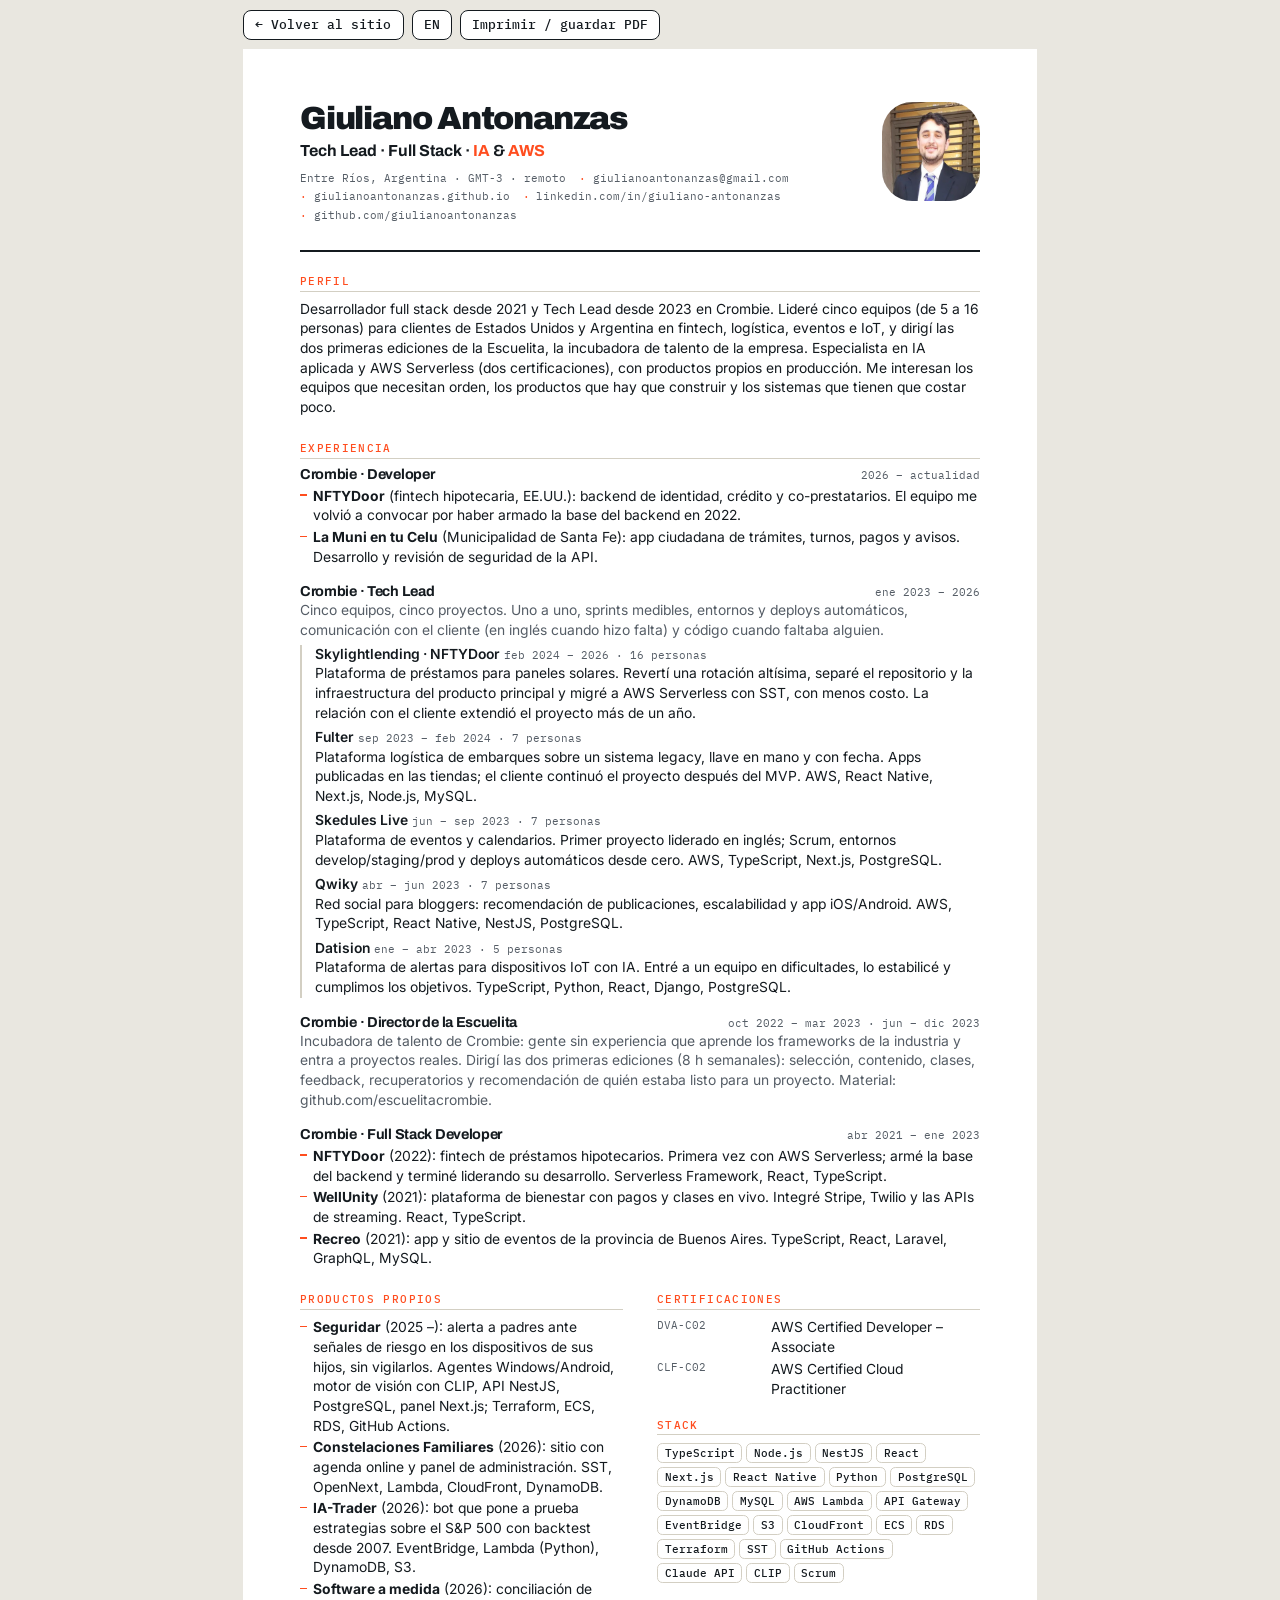
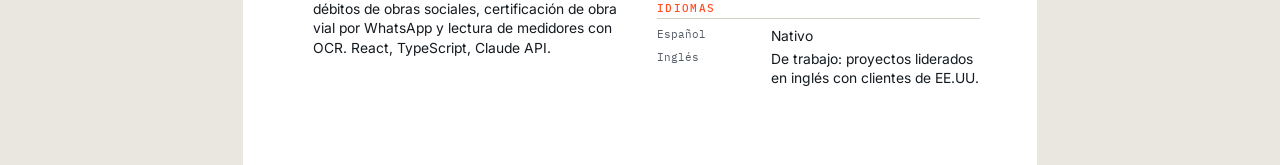
<file: cv.html>
<!doctype html>
<html lang="es" data-lang="es">
<head>
  <meta charset="utf-8">
  <meta name="viewport" content="width=device-width, initial-scale=1">
  <title>CV · Giuliano Antonanzas</title>
  <meta name="description" content="CV de Giuliano Antonanzas: Tech Lead y desarrollador full stack, especialista en IA aplicada y AWS.">
  <meta name="robots" content="noindex">
  <link rel="canonical" href="https://giulianoantonanzas.github.io/cv.html">
  <link rel="icon" href="assets/favicon.svg" type="image/svg+xml">
  <link rel="preconnect" href="https://fonts.googleapis.com">
  <link rel="preconnect" href="https://fonts.gstatic.com" crossorigin>
  <link href="https://fonts.googleapis.com/css2?family=Archivo:wght@700;800;900&family=IBM+Plex+Mono:wght@400;500&family=Inter:wght@400;500;600&display=swap" rel="stylesheet">
  <style>
    /* The CV is a single printable page set. The PDFs in assets/ are generated from this file. */
    :root { --ink: #141a1f; --ink-2: #555d66; --line: #d3cfc3; --accent: #ff4d1f; --paper: #fff; }
    *, *::before, *::after { box-sizing: border-box; }
    body [lang="en"] { display: none; }
    :root[data-lang="en"] body [lang="en"] { display: revert; }
    :root[data-lang="en"] body [lang="es"] { display: none; }
    html { background: #e9e7e0; }
    body { margin: 0; color: var(--ink); font: 400 10.4pt/1.42 "Inter", system-ui, sans-serif; -webkit-font-smoothing: antialiased; }
    .page { max-width: 210mm; margin: 0 auto; background: var(--paper); padding: 14mm 15mm 13mm; min-height: 297mm; }
    .tools { max-width: 210mm; margin: 0 auto; display: flex; gap: .5rem; padding: .6rem 0; font: 500 .8rem "IBM Plex Mono", monospace; }
    .tools a, .tools button { border: 1px solid var(--ink); background: #fff; color: var(--ink); border-radius: 8px; padding: .35rem .7rem; font: inherit; cursor: pointer; text-decoration: none; }
    h1, h2, h3 { font-family: "Archivo", "Inter", sans-serif; margin: 0; letter-spacing: -.02em; line-height: 1.05; }
    h1 { font-size: 24pt; font-weight: 900; letter-spacing: -.035em; }
    h2 { font-size: 8.5pt; font-family: "IBM Plex Mono", monospace; font-weight: 500; color: var(--accent); text-transform: uppercase; letter-spacing: .12em; margin: 0 0 6pt; padding-bottom: 3pt; border-bottom: 1px solid var(--line); }
    h3 { font-size: 10.8pt; font-weight: 700; }
    p { margin: 0; }
    ul { margin: 0; padding: 0; list-style: none; }
    a { color: inherit; text-decoration: none; }
    .mono { font-family: "IBM Plex Mono", monospace; font-size: 8.4pt; color: var(--ink-2); }
    .role { font-family: "Archivo", sans-serif; font-weight: 700; font-size: 12pt; margin: 3pt 0 6pt; }
    .role .hl { color: var(--accent); }
    .head { display: flex; justify-content: space-between; gap: 10mm; align-items: flex-start; padding-bottom: 7mm; margin-bottom: 6mm; border-bottom: 2px solid var(--ink); }
    .head img { width: 26mm; height: 26mm; border-radius: 8mm; object-fit: cover; flex: none; }
    .contact { display: flex; flex-wrap: wrap; gap: 2pt 10pt; }
    .contact li::before { content: "·"; color: var(--accent); margin-right: 5pt; }
    .contact li:first-child::before { content: none; }
    section { margin-bottom: 6.5mm; }
    .grid { display: grid; grid-template-columns: 1fr 1fr; gap: 5mm 9mm; }
    .job { margin-bottom: 4.5mm; }
    .job-head { display: flex; justify-content: space-between; align-items: baseline; gap: 6pt; }
    .job .mono { white-space: nowrap; }
    .job p { color: var(--ink-2); }
    .bullets { margin-top: 2pt; }
    .bullets li { position: relative; padding-left: 10pt; margin-bottom: 1.5pt; }
    .bullets li::before { content: ""; position: absolute; left: 0; top: .55em; width: 5pt; height: 1.5px; background: var(--accent); }
    .sub { margin: 3pt 0 0 0; padding-left: 10pt; border-left: 2px solid var(--line); }
    .sub li { margin-bottom: 3.5pt; }
    .sub strong { font-weight: 600; }
    .tags { display: flex; flex-wrap: wrap; gap: 3pt; }
    .tags li { font: 500 8.2pt "IBM Plex Mono", monospace; padding: 1.5pt 5pt; border: 1px solid var(--line); border-radius: 4pt; }
    .kv li { display: flex; gap: 6pt; margin-bottom: 2pt; }
    .kv .mono { min-width: 28mm; }
    .page-break { break-before: page; }
    @page { size: A4; margin: 0; }
    @media print {
      html { background: #fff; }
      .tools { display: none; }
      .page { max-width: none; min-height: 0; padding: 14mm 15mm 13mm; }
      a[href^="http"]::after { content: none; }
    }
    @media (max-width: 640px) { .page { padding: 8mm 6mm; } .grid { grid-template-columns: 1fr; } .head { flex-direction: column-reverse; } }
  </style>
</head>
<body>
  <div class="tools">
    <a href="./"><span lang="es">← Volver al sitio</span><span lang="en">← Back to the site</span></a>
    <button type="button" id="lang-toggle">EN</button>
    <button type="button" onclick="window.print()"><span lang="es">Imprimir / guardar PDF</span><span lang="en">Print / save PDF</span></button>
  </div>

  <main class="page">
    <header class="head">
      <div>
        <h1>Giuliano Antonanzas</h1>
        <p class="role">Tech Lead · Full Stack · <span class="hl">IA</span> &amp; <span class="hl">AWS</span></p>
        <ul class="contact mono">
          <li>Entre Ríos, Argentina · GMT-3 · <span lang="es">remoto</span><span lang="en">remote</span></li>
          <li><a href="mailto:giulianoantonanzas@gmail.com">giulianoantonanzas@gmail.com</a></li>
          <li><a href="https://giulianoantonanzas.github.io/">giulianoantonanzas.github.io</a></li>
          <li><a href="https://www.linkedin.com/in/giuliano-antonanzas/">linkedin.com/in/giuliano-antonanzas</a></li>
          <li><a href="https://github.com/giulianoantonanzas">github.com/giulianoantonanzas</a></li>
        </ul>
      </div>
      <img src="assets/giuliano.jpg" alt="">
    </header>

    <section>
      <h2><span lang="es">Perfil</span><span lang="en">Profile</span></h2>
      <p lang="es">Desarrollador full stack desde 2021 y Tech Lead desde 2023 en Crombie. Lideré cinco equipos (de 5 a 16 personas) para clientes de Estados Unidos y Argentina en fintech, logística, eventos e IoT, y dirigí las dos primeras ediciones de la Escuelita, la incubadora de talento de la empresa. Especialista en IA aplicada y AWS Serverless (dos certificaciones), con productos propios en producción. Me interesan los equipos que necesitan orden, los productos que hay que construir y los sistemas que tienen que costar poco.</p>
      <p lang="en">Full stack developer since 2021 and Tech Lead since 2023 at Crombie. I led five teams (5 to 16 people) for clients in the US and Argentina across fintech, logistics, events and IoT, and directed the first two editions of Escuelita, the company's talent incubator. Applied AI and AWS Serverless specialist (two certifications) with my own products in production. I'm drawn to teams that need order, products that need building and systems that need to run cheap.</p>
    </section>

    <section>
      <h2><span lang="es">Experiencia</span><span lang="en">Experience</span></h2>

      <article class="job">
        <div class="job-head"><h3>Crombie · <span lang="es">Developer</span><span lang="en">Developer</span></h3><span class="mono">2026 – <span lang="es">actualidad</span><span lang="en">present</span></span></div>
        <ul class="bullets">
          <li lang="es"><strong>NFTYDoor</strong> (fintech hipotecaria, EE.UU.): backend de identidad, crédito y co-prestatarios. El equipo me volvió a convocar por haber armado la base del backend en 2022.</li>
          <li lang="en"><strong>NFTYDoor</strong> (US mortgage fintech): identity, credit and co-borrower backend. The team called me back on the strength of the backend foundations I built in 2022.</li>
          <li lang="es"><strong>La Muni en tu Celu</strong> (Municipalidad de Santa Fe): app ciudadana de trámites, turnos, pagos y avisos. Desarrollo y revisión de seguridad de la API.</li>
          <li lang="en"><strong>La Muni en tu Celu</strong> (City of Santa Fe): citizen app for procedures, appointments, payments and alerts. Development and API security review.</li>
        </ul>
      </article>

      <article class="job">
        <div class="job-head"><h3>Crombie · Tech Lead</h3><span class="mono"><span lang="es">ene</span><span lang="en">Jan</span> 2023 – 2026</span></div>
        <p lang="es">Cinco equipos, cinco proyectos. Uno a uno, sprints medibles, entornos y deploys automáticos, comunicación con el cliente (en inglés cuando hizo falta) y código cuando faltaba alguien.</p>
        <p lang="en">Five teams, five projects. One-on-ones, measurable sprints, environments and automated deploys, client communication (in English when needed) and code whenever someone was missing.</p>
        <ul class="sub">
          <li lang="es"><strong>Skylightlending · NFTYDoor</strong> <span class="mono">feb 2024 – 2026 · 16 personas</span><br>Plataforma de préstamos para paneles solares. Revertí una rotación altísima, separé el repositorio y la infraestructura del producto principal y migré a AWS Serverless con SST, con menos costo. La relación con el cliente extendió el proyecto más de un año.</li>
          <li lang="en"><strong>Skylightlending · NFTYDoor</strong> <span class="mono">Feb 2024 – 2026 · 16 people</span><br>Solar-panel lending platform. Reversed sky-high turnover, split the repository and infrastructure away from the main product and migrated to AWS Serverless with SST at lower cost. The client relationship extended the project by more than a year.</li>
          <li lang="es"><strong>Fulter</strong> <span class="mono">sep 2023 – feb 2024 · 7 personas</span><br>Plataforma logística de embarques sobre un sistema legacy, llave en mano y con fecha. Apps publicadas en las tiendas; el cliente continuó el proyecto después del MVP. AWS, React Native, Next.js, Node.js, MySQL.</li>
          <li lang="en"><strong>Fulter</strong> <span class="mono">Sep 2023 – Feb 2024 · 7 people</span><br>Turnkey shipment-logistics platform on top of a legacy system, with a hard deadline. Apps published in the stores; the client continued the project after the MVP. AWS, React Native, Next.js, Node.js, MySQL.</li>
          <li lang="es"><strong>Skedules Live</strong> <span class="mono">jun – sep 2023 · 7 personas</span><br>Plataforma de eventos y calendarios. Primer proyecto liderado en inglés; Scrum, entornos develop/staging/prod y deploys automáticos desde cero. AWS, TypeScript, Next.js, PostgreSQL.</li>
          <li lang="en"><strong>Skedules Live</strong> <span class="mono">Jun – Sep 2023 · 7 people</span><br>Events and calendar platform. First project led in English; Scrum, develop/staging/prod environments and automated deploys from scratch. AWS, TypeScript, Next.js, PostgreSQL.</li>
          <li lang="es"><strong>Qwiky</strong> <span class="mono">abr – jun 2023 · 7 personas</span><br>Red social para bloggers: recomendación de publicaciones, escalabilidad y app iOS/Android. AWS, TypeScript, React Native, NestJS, PostgreSQL.</li>
          <li lang="en"><strong>Qwiky</strong> <span class="mono">Apr – Jun 2023 · 7 people</span><br>Social network for bloggers: post recommendations, scalability and an iOS/Android app. AWS, TypeScript, React Native, NestJS, PostgreSQL.</li>
          <li lang="es"><strong>Datision</strong> <span class="mono">ene – abr 2023 · 5 personas</span><br>Plataforma de alertas para dispositivos IoT con IA. Entré a un equipo en dificultades, lo estabilicé y cumplimos los objetivos. TypeScript, Python, React, Django, PostgreSQL.</li>
          <li lang="en"><strong>Datision</strong> <span class="mono">Jan – Apr 2023 · 5 people</span><br>Alert platform for AI-powered IoT devices. Joined a struggling team, stabilised it and met the goals. TypeScript, Python, React, Django, PostgreSQL.</li>
        </ul>
      </article>

      <article class="job">
        <div class="job-head"><h3>Crombie · <span lang="es">Director de la Escuelita</span><span lang="en">Escuelita Director</span></h3><span class="mono">oct 2022 – mar 2023 · jun – <span lang="es">dic</span><span lang="en">Dec</span> 2023</span></div>
        <p lang="es">Incubadora de talento de Crombie: gente sin experiencia que aprende los frameworks de la industria y entra a proyectos reales. Dirigí las dos primeras ediciones (8 h semanales): selección, contenido, clases, feedback, recuperatorios y recomendación de quién estaba listo para un proyecto. Material: github.com/escuelitacrombie.</p>
        <p lang="en">Crombie's talent incubator: people with no experience who learn the industry's frameworks and join real projects. I directed the first two editions (8 h a week): selection, content, classes, feedback, catch-up lessons and recommending who was ready for a project. Material: github.com/escuelitacrombie.</p>
      </article>

      <article class="job">
        <div class="job-head"><h3>Crombie · Full Stack Developer</h3><span class="mono">abr 2021 – <span lang="es">ene</span><span lang="en">Jan</span> 2023</span></div>
        <ul class="bullets">
          <li lang="es"><strong>NFTYDoor</strong> (2022): fintech de préstamos hipotecarios. Primera vez con AWS Serverless; armé la base del backend y terminé liderando su desarrollo. Serverless Framework, React, TypeScript.</li>
          <li lang="en"><strong>NFTYDoor</strong> (2022): mortgage-lending fintech. First time with AWS Serverless; built the backend foundations and ended up leading its development. Serverless Framework, React, TypeScript.</li>
          <li lang="es"><strong>WellUnity</strong> (2021): plataforma de bienestar con pagos y clases en vivo. Integré Stripe, Twilio y las APIs de streaming. React, TypeScript.</li>
          <li lang="en"><strong>WellUnity</strong> (2021): wellness platform with payments and live classes. Integrated Stripe, Twilio and the streaming APIs. React, TypeScript.</li>
          <li lang="es"><strong>Recreo</strong> (2021): app y sitio de eventos de la provincia de Buenos Aires. TypeScript, React, Laravel, GraphQL, MySQL.</li>
          <li lang="en"><strong>Recreo</strong> (2021): events app and website for the province of Buenos Aires. TypeScript, React, Laravel, GraphQL, MySQL.</li>
        </ul>
      </article>
    </section>

    <div class="grid">
      <section>
        <h2><span lang="es">Productos propios</span><span lang="en">Own products</span></h2>
        <ul class="bullets">
          <li lang="es"><strong>Seguridar</strong> (2025 –): alerta a padres ante señales de riesgo en los dispositivos de sus hijos, sin vigilarlos. Agentes Windows/Android, motor de visión con CLIP, API NestJS, PostgreSQL, panel Next.js; Terraform, ECS, RDS, GitHub Actions.</li>
          <li lang="en"><strong>Seguridar</strong> (2025 –): alerts parents to risk signals on their kids' devices without surveillance. Windows/Android agents, CLIP vision engine, NestJS API, PostgreSQL, Next.js dashboard; Terraform, ECS, RDS, GitHub Actions.</li>
          <li lang="es"><strong>Constelaciones Familiares</strong> (2026): sitio con agenda online y panel de administración. SST, OpenNext, Lambda, CloudFront, DynamoDB.</li>
          <li lang="en"><strong>Constelaciones Familiares</strong> (2026): website with online booking and admin panel. SST, OpenNext, Lambda, CloudFront, DynamoDB.</li>
          <li lang="es"><strong>IA-Trader</strong> (2026): bot que pone a prueba estrategias sobre el S&amp;P 500 con backtest desde 2007. EventBridge, Lambda (Python), DynamoDB, S3.</li>
          <li lang="en"><strong>IA-Trader</strong> (2026): bot that tests strategies on the S&amp;P 500 with a backtest since 2007. EventBridge, Lambda (Python), DynamoDB, S3.</li>
          <li lang="es"><strong>Software a medida</strong> (2026): conciliación de débitos de obras sociales, certificación de obra vial por WhatsApp y lectura de medidores con OCR. React, TypeScript, Claude API.</li>
          <li lang="en"><strong>Custom software</strong> (2026): health-insurer deduction reconciliation, road-construction certification over WhatsApp and OCR meter reading. React, TypeScript, Claude API.</li>
        </ul>
      </section>

      <section>
        <h2><span lang="es">Certificaciones</span><span lang="en">Certifications</span></h2>
        <ul class="kv">
          <li><span class="mono">DVA-C02</span><span>AWS Certified Developer – Associate</span></li>
          <li><span class="mono">CLF-C02</span><span>AWS Certified Cloud Practitioner</span></li>
        </ul>

        <h2 style="margin-top:5mm"><span lang="es">Stack</span><span lang="en">Stack</span></h2>
        <ul class="tags">
          <li>TypeScript</li><li>Node.js</li><li>NestJS</li><li>React</li><li>Next.js</li><li>React Native</li><li>Python</li><li>PostgreSQL</li><li>DynamoDB</li><li>MySQL</li>
          <li>AWS Lambda</li><li>API Gateway</li><li>EventBridge</li><li>S3</li><li>CloudFront</li><li>ECS</li><li>RDS</li><li>Terraform</li><li>SST</li><li>GitHub Actions</li><li>Claude API</li><li>CLIP</li><li>Scrum</li>
        </ul>

        <h2 style="margin-top:5mm"><span lang="es">Idiomas</span><span lang="en">Languages</span></h2>
        <ul class="kv">
          <li><span class="mono"><span lang="es">Español</span><span lang="en">Spanish</span></span><span lang="es">Nativo</span><span lang="en">Native</span></li>
          <li><span class="mono"><span lang="es">Inglés</span><span lang="en">English</span></span><span lang="es">De trabajo: proyectos liderados en inglés con clientes de EE.UU.</span><span lang="en">Working proficiency: projects led in English with US clients.</span></li>
        </ul>
      </section>
    </div>
  </main>

  <script>
    (function () {
      var root = document.documentElement, btn = document.getElementById('lang-toggle');
      var q = /[?&]lang=(es|en)\b/.exec(location.search);
      function set(l) { root.lang = l; root.dataset.lang = l; btn.textContent = l === 'es' ? 'EN' : 'ES'; document.title = (l === 'es' ? 'CV' : 'Résumé') + ' · Giuliano Antonanzas'; }
      set(q ? q[1] : 'es');
      btn.addEventListener('click', function () { set(root.dataset.lang === 'en' ? 'es' : 'en'); });
    })();
  </script>
</body>
</html>
</file>
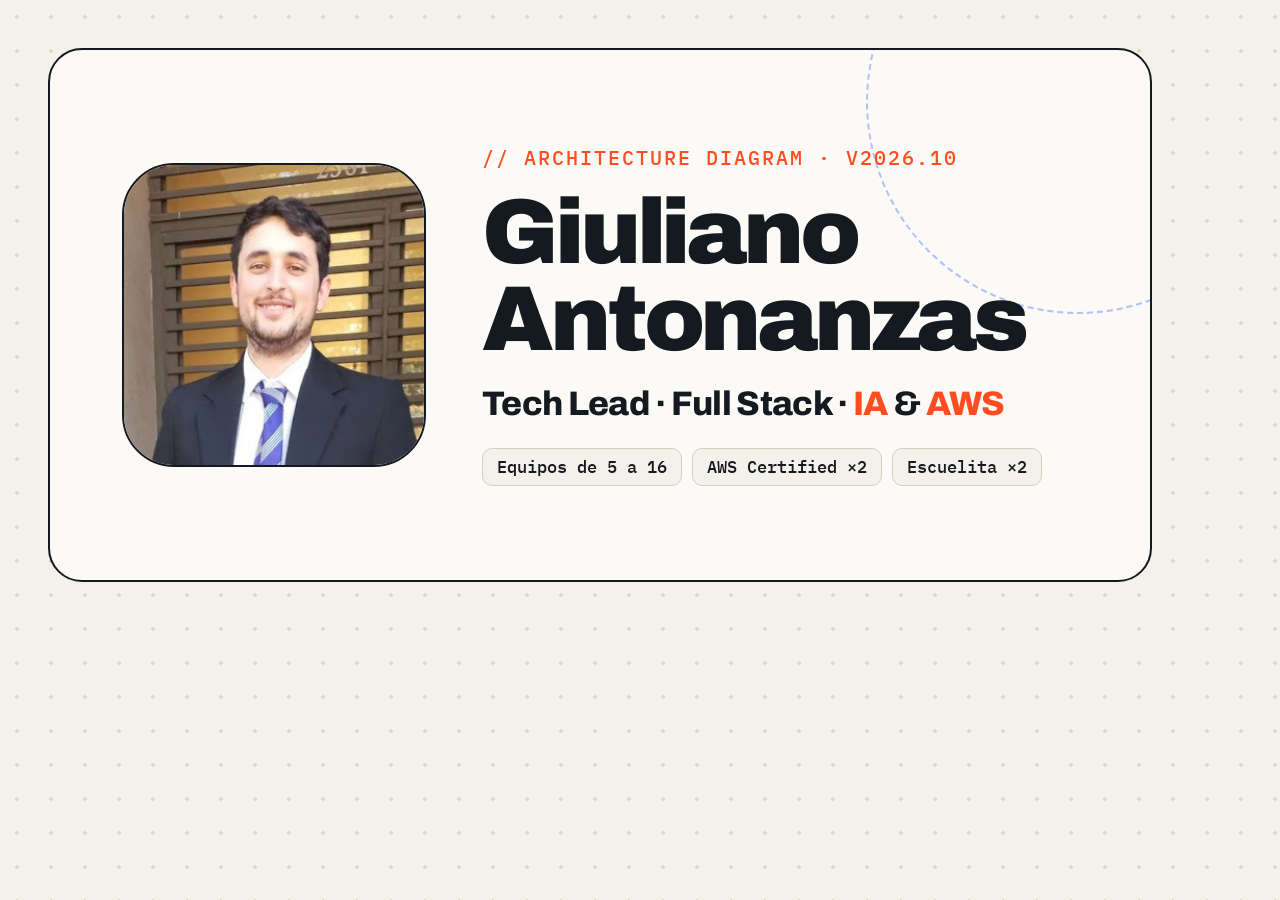
<file: tools/og.html>
<!doctype html><html><head><meta charset="utf-8">
<link href="https://fonts.googleapis.com/css2?family=Archivo:wght@800;900&family=IBM+Plex+Mono:wght@500&family=Inter:wght@400;500&display=swap" rel="stylesheet">
<style>
  body{margin:0;width:1200px;height:630px;background:#f3f1ea;background-image:radial-gradient(#dcd8cc 1.6px,transparent 1.7px);background-size:34px 34px;font-family:Inter,sans-serif;color:#141a1f;position:relative;overflow:hidden}
  .card{position:absolute;inset:48px;overflow:hidden;background:#fbfaf6;border:2.5px solid #141a1f;border-radius:34px;display:flex;align-items:center;gap:56px;padding:0 72px}
  .photo{width:300px;height:300px;border-radius:52px;object-fit:cover;border:2.5px solid #141a1f;flex:none}
  .k{font:500 20px "IBM Plex Mono",monospace;color:#ff4d1f;letter-spacing:.1em;text-transform:uppercase;margin-bottom:18px}
  h1{font:900 92px/.95 Archivo,sans-serif;letter-spacing:-.045em;margin:0 0 22px}
  .role{font:800 34px Archivo,sans-serif;letter-spacing:-.02em;margin-bottom:26px}
  .role b{color:#ff4d1f;font-weight:800}
  .url{font:500 22px "IBM Plex Mono",monospace;color:#555d66}
  .tags{display:flex;gap:10px;margin-top:22px}
  .tags span{white-space:nowrap;font:500 17px "IBM Plex Mono",monospace;padding:7px 14px;border:1.5px solid #d3cfc3;border-radius:10px;background:#f3f1ea}
  .edge{position:absolute;right:-140px;top:-160px;width:420px;height:420px;z-index:0;border-radius:50%;border:2px dashed #2b59ff;opacity:.35}
</style></head><body>
<div class="card">
  <div class="edge"></div>
  <img class="photo" src="../assets/giuliano.jpg">
  <div style="position:relative;z-index:1">
    <div class="k">// architecture diagram · v2026.10</div>
    <h1>Giuliano<br>Antonanzas</h1>
    <div class="role">Tech Lead · Full Stack · <b>IA</b> &amp; <b>AWS</b></div>
    <div class="tags"><span>Equipos de 5 a 16</span><span>AWS Certified ×2</span><span>Escuelita ×2</span></div>
  </div>
</div>
</body></html>
</file>
<file: styles.css>
/* ---------- Tokens ---------- */
:root {
  --bg: #f3f1ea;
  --grid: #dcd8cc;
  --paper: #fbfaf6;
  --ink: #141a1f;
  --ink-2: #555d66;
  --line: #d3cfc3;
  --accent: #ff4d1f;
  --accent-2: #2b59ff;
  --l0: #141a1f;
  --l1: #ff4d1f;
  --l2: #2b59ff;
  --shadow: 0 1px 2px rgba(20, 26, 31, .06), 0 14px 34px rgba(20, 26, 31, .10);
  --radius: 16px;
  --font-body: "Inter", system-ui, -apple-system, "Segoe UI", Roboto, sans-serif;
  --font-head: "Archivo", "Inter", system-ui, sans-serif;
  --font-mono: "IBM Plex Mono", ui-monospace, SFMono-Regular, Menlo, monospace;
  color-scheme: light;
}
@media (prefers-color-scheme: dark) {
  :root:not([data-theme="light"]) {
    --bg: #0d1117; --grid: #1c232d; --paper: #141b23; --ink: #e8ebee; --ink-2: #9aa4ae; --line: #253040;
    --accent: #ff6a3d; --accent-2: #6c8dff; --l0: #e8ebee; --l1: #ff6a3d; --l2: #6c8dff;
    --shadow: 0 1px 2px rgba(0, 0, 0, .4), 0 14px 34px rgba(0, 0, 0, .5);
    color-scheme: dark;
  }
}
:root[data-theme="dark"] {
  --bg: #0d1117; --grid: #1c232d; --paper: #141b23; --ink: #e8ebee; --ink-2: #9aa4ae; --line: #253040;
  --accent: #ff6a3d; --accent-2: #6c8dff; --l0: #e8ebee; --l1: #ff6a3d; --l2: #6c8dff;
  --shadow: 0 1px 2px rgba(0, 0, 0, .4), 0 14px 34px rgba(0, 0, 0, .5);
  color-scheme: dark;
}

/* ---------- Language switching (ES default, no JS needed) ---------- */
body [lang="en"] { display: none; }
:root[data-lang="en"] body [lang="en"] { display: revert; }
:root[data-lang="en"] body [lang="es"] { display: none; }
/* SVG text needs its own rule: tspans are not display:block elements */
svg [lang="en"] { display: none; }
:root[data-lang="en"] svg [lang="en"] { display: inline; }
:root[data-lang="en"] svg [lang="es"] { display: none; }

/* ---------- Base ---------- */
*, *::before, *::after { box-sizing: border-box; }
html { scroll-behavior: smooth; scroll-padding-top: 80px; overflow-x: clip; }
body {
  margin: 0; color: var(--ink); font-family: var(--font-body); font-size: 17px; line-height: 1.6;
  background-color: var(--bg);
  background-image: radial-gradient(var(--grid) 1.1px, transparent 1.2px);
  background-size: 26px 26px;
  -webkit-font-smoothing: antialiased; text-rendering: optimizeLegibility; overflow-x: hidden;
}
h1, h2, h3 { font-family: var(--font-head); margin: 0; letter-spacing: -0.025em; line-height: 1.05; }
h2 { font-size: clamp(1.9rem, 3.6vw, 2.8rem); font-weight: 800; margin-bottom: 1.2rem; max-width: 22ch; }
h3 { font-size: 1.3rem; font-weight: 700; }
p { margin: 0 0 1rem; }
a { color: inherit; text-decoration: none; }
strong { font-weight: 600; }
ul, ol { margin: 0; padding: 0; list-style: none; }
img { max-width: 100%; display: block; }
.mono { font-family: var(--font-mono); font-size: .82rem; letter-spacing: .01em; }
.label { color: var(--ink-2); margin-bottom: .8rem; }
.wrap { width: min(1120px, 100% - 40px); margin-inline: auto; }
.section { padding: clamp(4rem, 8vw, 6.5rem) 0; }
.big { font-size: clamp(1.1rem, 1.5vw, 1.3rem); line-height: 1.5; max-width: 60ch; }
.split { display: grid; grid-template-columns: 1.1fr .9fr; gap: 3rem; align-items: center; }
.skip { position: absolute; left: 8px; top: -60px; z-index: 100; background: var(--accent); color: #fff; padding: .5rem .8rem; border-radius: 8px; }
.skip:focus { top: 8px; }
.hl { color: var(--accent); }

/* ---------- Reveal ---------- */
.reveal { opacity: 0; transform: translateY(14px); transition: opacity .6s ease, transform .6s cubic-bezier(.2,.7,.2,1); }
.reveal.in { opacity: 1; transform: none; }

/* ---------- Nav ---------- */
.nav { position: sticky; top: 0; z-index: 50; background: color-mix(in srgb, var(--bg) 82%, transparent); backdrop-filter: blur(14px); -webkit-backdrop-filter: blur(14px); border-bottom: 1px solid var(--line); }
.nav-inner { display: flex; align-items: center; gap: 1rem; height: 60px; }
.brand { font-family: var(--font-mono); font-weight: 600; font-size: .95rem; display: inline-flex; align-items: center; gap: .5rem; }
.brand-dot { width: 10px; height: 10px; border-radius: 50%; background: var(--accent); box-shadow: 0 0 0 4px color-mix(in srgb, var(--accent) 25%, transparent); }
.brand-dim { color: var(--ink-2); font-weight: 400; }
.nav nav { display: flex; gap: 1.2rem; margin-left: auto; }
.nav nav a { color: var(--ink-2); font-size: .92rem; font-weight: 500; }
.nav nav a:hover, .nav nav a.active { color: var(--ink); }
.nav nav a.active { text-decoration: underline; text-decoration-color: var(--accent); text-decoration-thickness: 2px; text-underline-offset: 6px; }
.nav-actions { display: flex; gap: .4rem; }
.btn-icon { display: inline-grid; place-items: center; height: 36px; min-width: 36px; padding: 0 .6rem; border: 1px solid var(--line); border-radius: 10px; background: var(--paper); color: var(--ink); font: 600 .8rem var(--font-mono); cursor: pointer; }
.btn-icon:hover { border-color: var(--ink); }
.icon-moon { display: none; }
:root[data-theme="dark"] .icon-sun { display: none; }
:root[data-theme="dark"] .icon-moon { display: block; }
@media (prefers-color-scheme: dark) {
  :root:not([data-theme="light"]) .icon-sun { display: none; }
  :root:not([data-theme="light"]) .icon-moon { display: block; }
}

/* ---------- Buttons ---------- */
.cta { display: flex; flex-wrap: wrap; gap: .6rem; margin-top: 1.5rem; }
.btn { display: inline-flex; align-items: center; height: 44px; padding: 0 1.15rem; border: 1.5px solid var(--ink); border-radius: 10px; color: var(--ink); font-weight: 600; font-size: .93rem; transition: transform .15s, background .15s, color .15s; background: var(--paper); }
.btn:hover { transform: translateY(-2px); background: var(--ink); color: var(--bg); }
.btn-primary { background: var(--accent); border-color: var(--accent); color: #fff; }
.btn-primary:hover { background: var(--ink); border-color: var(--ink); color: var(--bg); }

/* ---------- Hero / diagram ---------- */
.hero { padding: clamp(2.5rem, 6vw, 5rem) 0 2rem; }
.hero-grid { display: grid; grid-template-columns: minmax(0, .9fr) minmax(0, 1.1fr); gap: 3rem; align-items: center; }
h1 { font-size: clamp(2.6rem, 6vw, 4.6rem); font-weight: 900; line-height: .95; letter-spacing: -.04em; }
.hero-role { font-family: var(--font-head); font-weight: 700; font-size: clamp(1.1rem, 1.8vw, 1.4rem); margin: 1rem 0 .9rem; }
.hero-p { color: var(--ink-2); max-width: 50ch; }
.facts { display: flex; flex-wrap: wrap; gap: .4rem; margin: 0 0 1.1rem; font-family: var(--font-mono); font-size: .76rem; color: var(--ink-2); }
.facts li { display: inline-flex; align-items: center; gap: .45rem; padding: .28rem .65rem; border: 1px solid var(--line); border-radius: 999px; background: var(--paper); }
.facts li::before { content: ""; width: 6px; height: 6px; border-radius: 50%; background: var(--accent); flex: none; }
.facts li.ok { color: var(--ink); }
.facts li.ok::before { background: #1f9d55; box-shadow: 0 0 0 3px rgba(31, 157, 85, .18); }
.diagram { margin: 0; }
.arch { width: 100%; height: auto; display: block; font-family: var(--font-mono); }
.arch .node rect { fill: var(--paper); stroke: var(--ink); stroke-width: 1.6; transition: transform .2s, fill .2s; }
.arch .node.center rect { fill: var(--paper); stroke-width: 2; }
.arch .node.layer rect { stroke-dasharray: 5 4; fill: color-mix(in srgb, var(--paper) 70%, transparent); }
.arch a { cursor: pointer; }
.arch a:hover rect, .arch a:focus rect { fill: var(--ink); }
.arch a:hover text, .arch a:focus text { fill: var(--bg); }
.arch .n-k { font-size: 9.5px; fill: var(--accent); letter-spacing: .08em; text-transform: uppercase; }
.arch .n-t { font-size: 11.5px; fill: var(--ink); font-weight: 500; }
.arch .center-k { fill: var(--ink-2); }
.arch .edge { fill: none; stroke: var(--ink); stroke-width: 1.6; stroke-dasharray: 6 5; animation: flow 1.4s linear infinite; opacity: .8; }
.arch .edge.layer { stroke: var(--accent-2); stroke-dasharray: 2 5; animation-duration: 2.2s; }
.arch .arrow-head { fill: var(--ink); }
@keyframes flow { to { stroke-dashoffset: -22; } }
.diagram figcaption { margin-top: .6rem; text-align: center; }

/* ---------- Stack strip ---------- */
.stack { margin-top: 2.4rem; padding-top: 1.4rem; border-top: 1px solid var(--line); }
.stack .label { margin-bottom: .2rem; }

/* ---------- Metrics ---------- */
.metrics { display: grid; grid-template-columns: 1fr 1fr; gap: .7rem; margin: 0; }
.metrics > div { padding: .9rem 1rem; background: var(--paper); border: 1px solid var(--line); border-radius: 12px; }
.metrics dt { color: var(--ink-2); margin-bottom: .25rem; }
.metrics dd { margin: 0; font: 800 2.2rem/1 var(--font-head); color: var(--ink); letter-spacing: -.03em; }
.metrics dd .num { color: var(--accent); }

/* ---------- Git graph ---------- */
.recorrido { background: var(--paper); border-top: 1px solid var(--line); border-bottom: 1px solid var(--line); }
.legend { display: flex; flex-wrap: wrap; gap: 1.2rem; margin: -.4rem 0 2rem; font-family: var(--font-mono); font-size: .82rem; color: var(--ink-2); }
.legend li { display: inline-flex; align-items: center; gap: .5rem; }
.sw { width: 12px; height: 12px; border-radius: 50%; }
.sw.l0 { background: var(--l0); } .sw.l1 { background: var(--l1); } .sw.l2 { background: var(--l2); }
.graph { position: relative; display: grid; gap: .3rem; --lane-w: 36px; --lanes: 3; }
.graph svg.lines { position: absolute; inset: 0; width: 100%; height: 100%; pointer-events: none; overflow: visible; }
.graph .lines path { fill: none; stroke-width: 2.5; stroke-linecap: round; }
.commit { position: relative; display: grid; grid-template-columns: calc(var(--lane-w) * var(--lanes)) 1fr; gap: 1rem; padding: .7rem 0; }
.commit .dot { position: absolute; top: calc(.7rem + 10px); width: 14px; height: 14px; border-radius: 50%; background: var(--l0); border: 3px solid var(--paper); box-shadow: 0 0 0 1.5px var(--l0); transform: translateX(-50%); z-index: 1; }
.commit[data-lane="0"] .dot { left: calc(var(--lane-w) * .5); }
.commit[data-lane="1"] .dot { left: calc(var(--lane-w) * 1.5); background: var(--l1); box-shadow: 0 0 0 1.5px var(--l1); }
.commit[data-lane="2"] .dot { left: calc(var(--lane-w) * 2.5); background: var(--l2); box-shadow: 0 0 0 1.5px var(--l2); }
.commit.head .dot { box-shadow: 0 0 0 1.5px var(--l0), 0 0 0 7px color-mix(in srgb, var(--accent) 22%, transparent); }
.c-body { grid-column: 2; padding: .6rem 1rem .8rem; border-radius: 12px; border: 1px solid transparent; transition: border-color .2s, background .2s; }
.c-body:hover { border-color: var(--line); background: var(--bg); }
.c-date { display: block; color: var(--ink-2); margin-bottom: .2rem; }
.commit[data-lane="1"] .c-date { color: var(--l1); }
.commit[data-lane="2"] .c-date { color: var(--l2); }
.commit h3 { font-size: 1.15rem; margin-bottom: .3rem; }
.commit p { margin: 0; color: var(--ink-2); font-size: .95rem; max-width: 70ch; }
.dot-free { display: none; }

/* ---------- Equipos ---------- */
.photo-team { margin: 0; }
.photo-team img { border-radius: 14px; border: 1px solid var(--line); box-shadow: var(--shadow); aspect-ratio: 4 / 3; object-fit: cover; width: 100%; height: auto; }
.photo-team figcaption { margin-top: .5rem; text-align: right; }
.runbook { display: grid; grid-template-columns: repeat(3, 1fr); gap: 1rem; margin-top: 2.5rem; counter-reset: s; }
.runbook li { padding: 1.3rem 1.3rem 1.4rem; background: var(--paper); border: 1px solid var(--line); border-radius: var(--radius); border-top: 3px solid var(--accent); }
.step { color: var(--accent); display: block; margin-bottom: .6rem; }
.runbook h3 { font-size: 1.15rem; margin-bottom: .5rem; }
.runbook p { margin: 0; color: var(--ink-2); font-size: .95rem; }
.case { margin-top: 1rem; padding: 1.8rem clamp(1.3rem, 3vw, 2.4rem); border-radius: var(--radius); background: var(--ink); color: var(--bg); }
.case .label { color: color-mix(in srgb, var(--bg) 70%, transparent); }
.case h3 { font-size: clamp(1.4rem, 2.6vw, 2rem); margin-bottom: .7rem; max-width: 26ch; }
.case p { margin: 0; max-width: 76ch; color: color-mix(in srgb, var(--bg) 85%, transparent); }
.cases-mini { display: grid; grid-template-columns: repeat(4, 1fr); gap: 1rem; margin-top: 1rem; }
.cases-mini li { padding: 1rem 1.1rem; border-radius: 12px; border: 1px dashed var(--line); font-size: .92rem; color: var(--ink-2); display: flex; flex-direction: column; gap: .35rem; }
.cases-mini .mono { color: var(--ink); font-weight: 600; }

/* ---------- Escuelita ---------- */
.escuelita { background: var(--ink); color: var(--bg); background-image: radial-gradient(color-mix(in srgb, var(--bg) 14%, transparent) 1.1px, transparent 1.2px); background-size: 26px 26px; }
.escuelita .label { color: color-mix(in srgb, var(--bg) 65%, transparent); }
.escuelita .big, .escuelita .checklist { color: color-mix(in srgb, var(--bg) 85%, transparent); }
.checklist { display: grid; gap: .55rem; margin: 1.2rem 0; }
.checklist li { position: relative; padding-left: 1.6rem; }
.checklist li::before { content: "✓"; position: absolute; left: 0; font-family: var(--font-mono); font-weight: 600; color: var(--accent); }
.links { display: flex; flex-wrap: wrap; gap: .5rem; }
.links a { font-family: var(--font-mono); font-size: .82rem; padding: .45rem .8rem; border-radius: 8px; border: 1px solid color-mix(in srgb, var(--bg) 40%, transparent); transition: background .15s, color .15s; }
.links a:hover { background: var(--bg); color: var(--ink); }
.esc-stats { align-self: center; margin: 0; display: grid; grid-template-columns: repeat(3, 1fr); gap: .7rem; }
.esc-stats > div { padding: 1rem 1.1rem; border-radius: 12px; background: color-mix(in srgb, var(--bg) 6%, transparent); border: 1px solid color-mix(in srgb, var(--bg) 25%, transparent); }
.esc-stats > div:nth-child(n+4) { grid-column: 1 / -1; }
.esc-stats dt { color: color-mix(in srgb, var(--bg) 65%, transparent); margin-bottom: .3rem; }
.esc-stats dd { margin: 0; font: 800 2rem/1.05 var(--font-head); letter-spacing: -.03em; color: var(--accent); }
.esc-stats > div:nth-child(n+4) dd { font-size: 1.4rem; color: var(--bg); }

/* ---------- Productos ---------- */
.product { padding: 1.5rem 1.5rem 1.4rem; background: var(--paper); border: 1px solid var(--line); border-radius: var(--radius); display: flex; flex-direction: column; }
.product.featured { margin-top: 1.5rem; border-left: 4px solid var(--accent-2); }
.product header { margin-bottom: .6rem; }
.product-head { display: flex; align-items: center; gap: 1.1rem; }
.product-logo { width: 72px; height: 72px; border-radius: 18px; flex: none; box-shadow: var(--shadow); }
.tagline { margin: .2rem 0 0; font-family: var(--font-head); font-weight: 500; color: var(--ink-2); }
.product h3 { font-size: clamp(1.5rem, 2.6vw, 2rem); }
.product p { color: var(--ink-2); }
.product .big { color: var(--ink); }
.product > a { margin-top: auto; color: var(--accent-2); font-weight: 600; }
.products { display: grid; grid-template-columns: repeat(2, 1fr); gap: 1rem; margin-top: 1rem; }
.products .product h3 { font-size: 1.3rem; }
.products .product p { font-size: .95rem; }
.flow { display: flex; flex-wrap: wrap; align-items: center; gap: .35rem .25rem; margin: .4rem 0 .8rem; font-family: var(--font-mono); font-size: .78rem; }
.flow li { padding: .35rem .6rem; border: 1.5px solid var(--ink); border-radius: 8px; background: var(--bg); white-space: nowrap; }
.flow li + li::before { content: "→"; margin-right: .4rem; color: var(--accent-2); font-weight: 600; }
.products .flow { margin-top: auto; }
.foot { color: var(--ink-2); margin: 0; }
.tags { display: flex; flex-wrap: wrap; gap: .35rem; margin-top: .6rem; }
.tags li { font-family: var(--font-mono); font-size: .76rem; padding: .25rem .55rem; border-radius: 6px; background: var(--bg); border: 1px solid var(--line); }

/* ---------- Casos a medida ---------- */
.cases-head { margin-top: 3.5rem; }
.cases-title { font-size: clamp(1.5rem, 2.8vw, 2.1rem); max-width: 26ch; margin-bottom: .9rem; }
.cases { display: grid; grid-template-columns: repeat(3, 1fr); gap: 1rem; margin-top: 1.2rem; }
.case-card { display: flex; flex-direction: column; padding: 1.5rem 1.4rem; border-radius: var(--radius); background: var(--paper); border: 1px solid var(--line); border-top: 3px solid var(--accent); }
.case-card h3 { font-size: 1.2rem; margin: .1rem 0 1rem; }
.case-card dl { margin: 0 0 .8rem; display: grid; gap: .25rem; }
.case-card dt { color: var(--accent); margin-top: .5rem; }
.case-card dd { margin: 0; color: var(--ink-2); font-size: .93rem; }
.case-card .flow { margin-top: auto; padding-top: .6rem; }
.cases-foot { margin-top: 1rem; }

/* ---------- IA & AWS ---------- */
.ia-aws { background: var(--paper); border-top: 1px solid var(--line); border-bottom: 1px solid var(--line); }
.layers { display: grid; grid-template-columns: 1.15fr .85fr; gap: 1rem; align-items: start; }
.layer-card { padding: 1.6rem; border-radius: var(--radius); border: 1px solid var(--line); background: var(--bg); }
.layer-card h3 { font-size: 1.45rem; margin-bottom: .9rem; }
.layer-card .checklist { margin: 0; color: var(--ink-2); }
.layer-card .checklist strong { color: var(--ink); }
.layer-card p { color: var(--ink-2); font-size: .95rem; }
.badges { display: grid; gap: .6rem; margin-bottom: 1rem; }
.badges li { display: flex; align-items: center; gap: .9rem; padding: .7rem .9rem; border-radius: 12px; background: var(--paper); border: 1px solid var(--line); }
.badges div { display: flex; flex-direction: column; }
.badges .mono { color: var(--ink-2); }
.badge-aws { flex: none; display: inline-grid; place-items: center; width: 46px; height: 46px; border-radius: 10px; background: #232f3e; color: #ff9900; font: 700 .8rem var(--font-head); }

/* ---------- Contacto / footer ---------- */
.contacto h2 { font-size: clamp(2.6rem, 7vw, 5rem); max-width: none; }
.contacto .big { color: var(--ink-2); }
.mail { display: inline-block; margin: 1.2rem 0 .4rem; font: 700 clamp(1.1rem, 3vw, 2rem) var(--font-mono); border-bottom: 3px solid var(--accent); word-break: break-all; }
.mail:hover { color: var(--accent); }
.footer { padding: 2rem 0 2.5rem; color: var(--ink-2); border-top: 1px solid var(--line); }
.footer a { color: var(--accent); }

/* ---------- Responsive ---------- */
@media (max-width: 960px) {
  .hero-grid, .split, .layers { grid-template-columns: 1fr; }
  .runbook { grid-template-columns: 1fr 1fr; }
  .cases { grid-template-columns: 1fr; }
  .cases-mini { grid-template-columns: 1fr 1fr; }
  .photo-team { max-width: 520px; }
}
@media (max-width: 640px) {
  body { font-size: 16px; }
  .wrap { width: calc(100% - 32px); }
  .nav-inner { flex-wrap: wrap; height: auto; padding: .55rem 0 0; row-gap: .25rem; }
  .nav-actions { margin-left: auto; }
  .nav nav { order: 3; flex-basis: 100%; margin: 0; gap: 1rem; padding: .35rem 0 .6rem; overflow-x: auto; white-space: nowrap; scrollbar-width: none; -webkit-mask-image: linear-gradient(to right, #000 88%, transparent); mask-image: linear-gradient(to right, #000 88%, transparent); }
  .nav nav::-webkit-scrollbar { display: none; }
  .nav nav a:last-child { padding-right: 2rem; }
  html { scroll-padding-top: 100px; }
  .runbook, .products, .cases-mini { grid-template-columns: 1fr; }
  .product-head { align-items: flex-start; }
  .product-logo { width: 56px; height: 56px; border-radius: 14px; }
  .graph { --lane-w: 24px; }
  .commit { gap: .6rem; }
  .cta .btn { flex: 1 1 auto; justify-content: center; }
}
@media (prefers-reduced-motion: reduce) {
  html { scroll-behavior: auto; }
  .reveal { opacity: 1; transform: none; transition: none; }
  .arch .edge { animation: none; }
  .btn { transition: none; }
}
@media print {
  .nav, .skip, .cta { display: none !important; }
  body { background: #fff; color: #000; }
  .reveal { opacity: 1; transform: none; }
}
</file>
